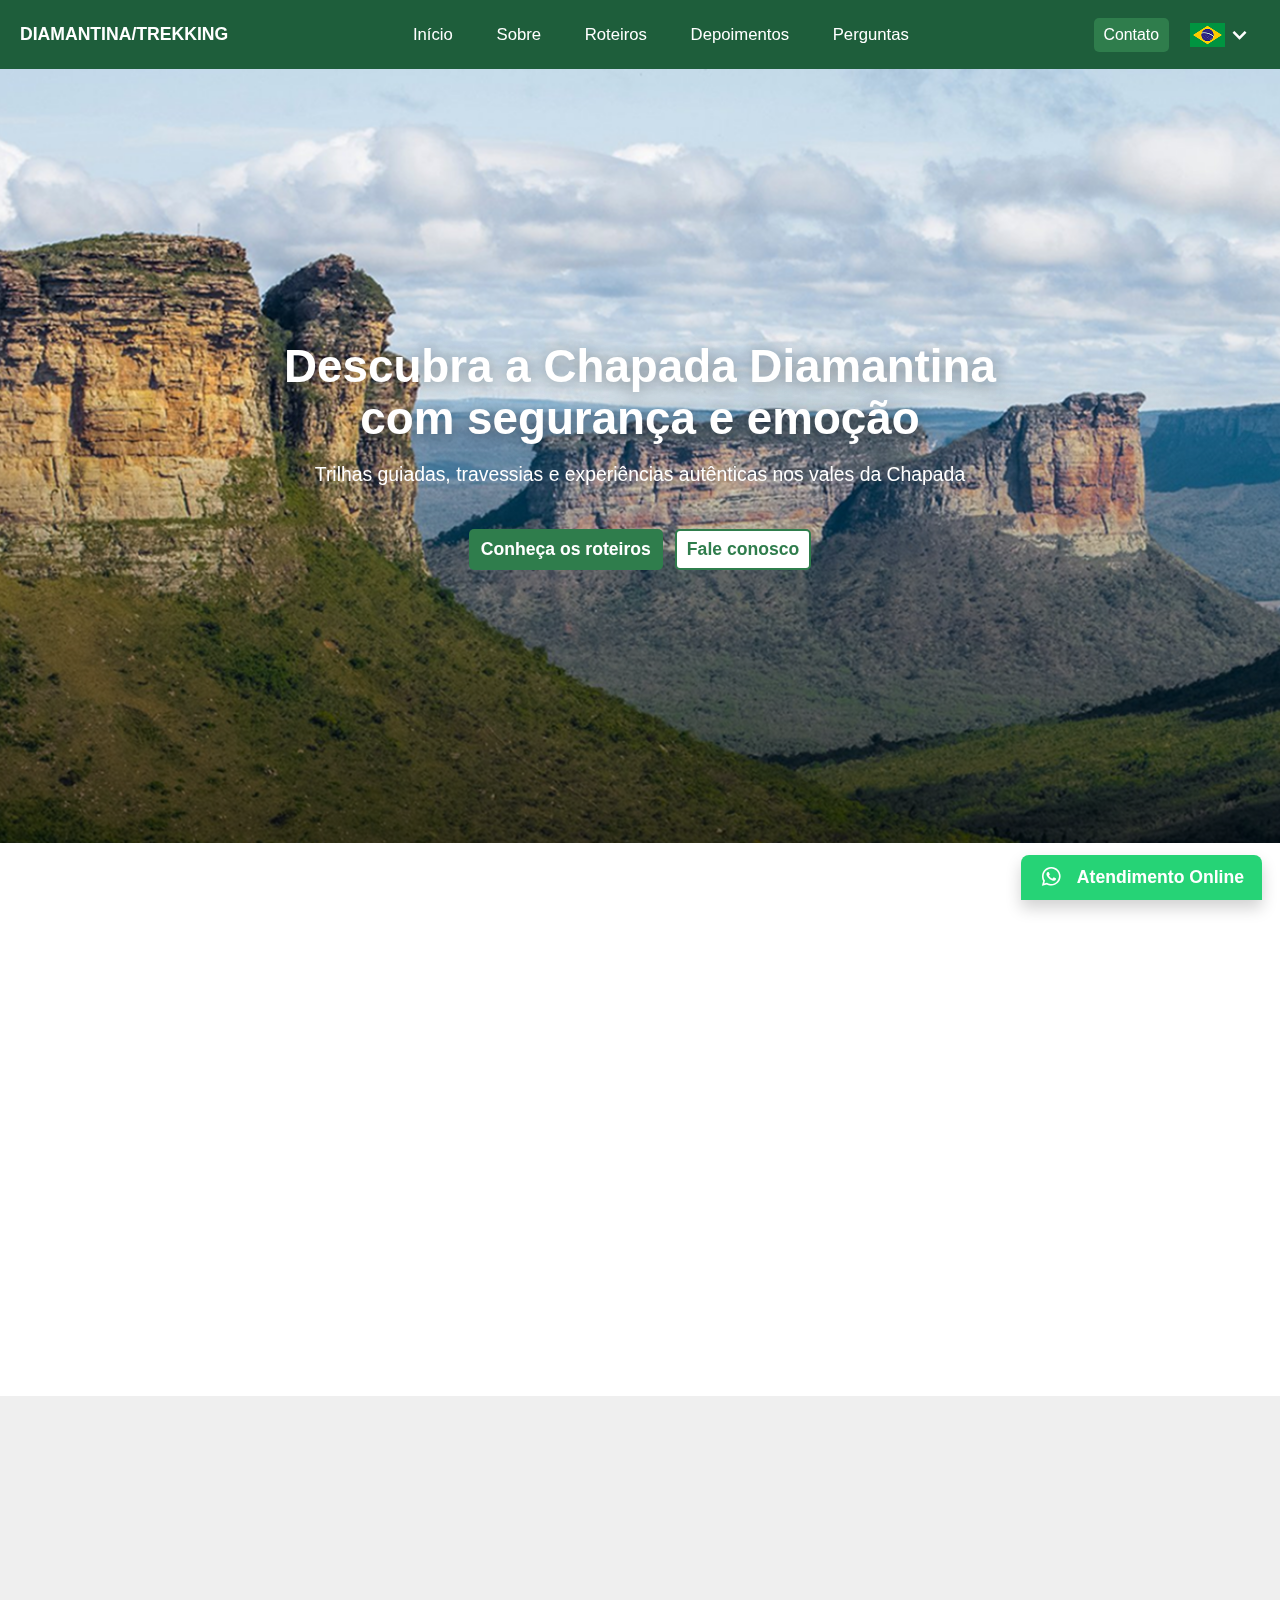
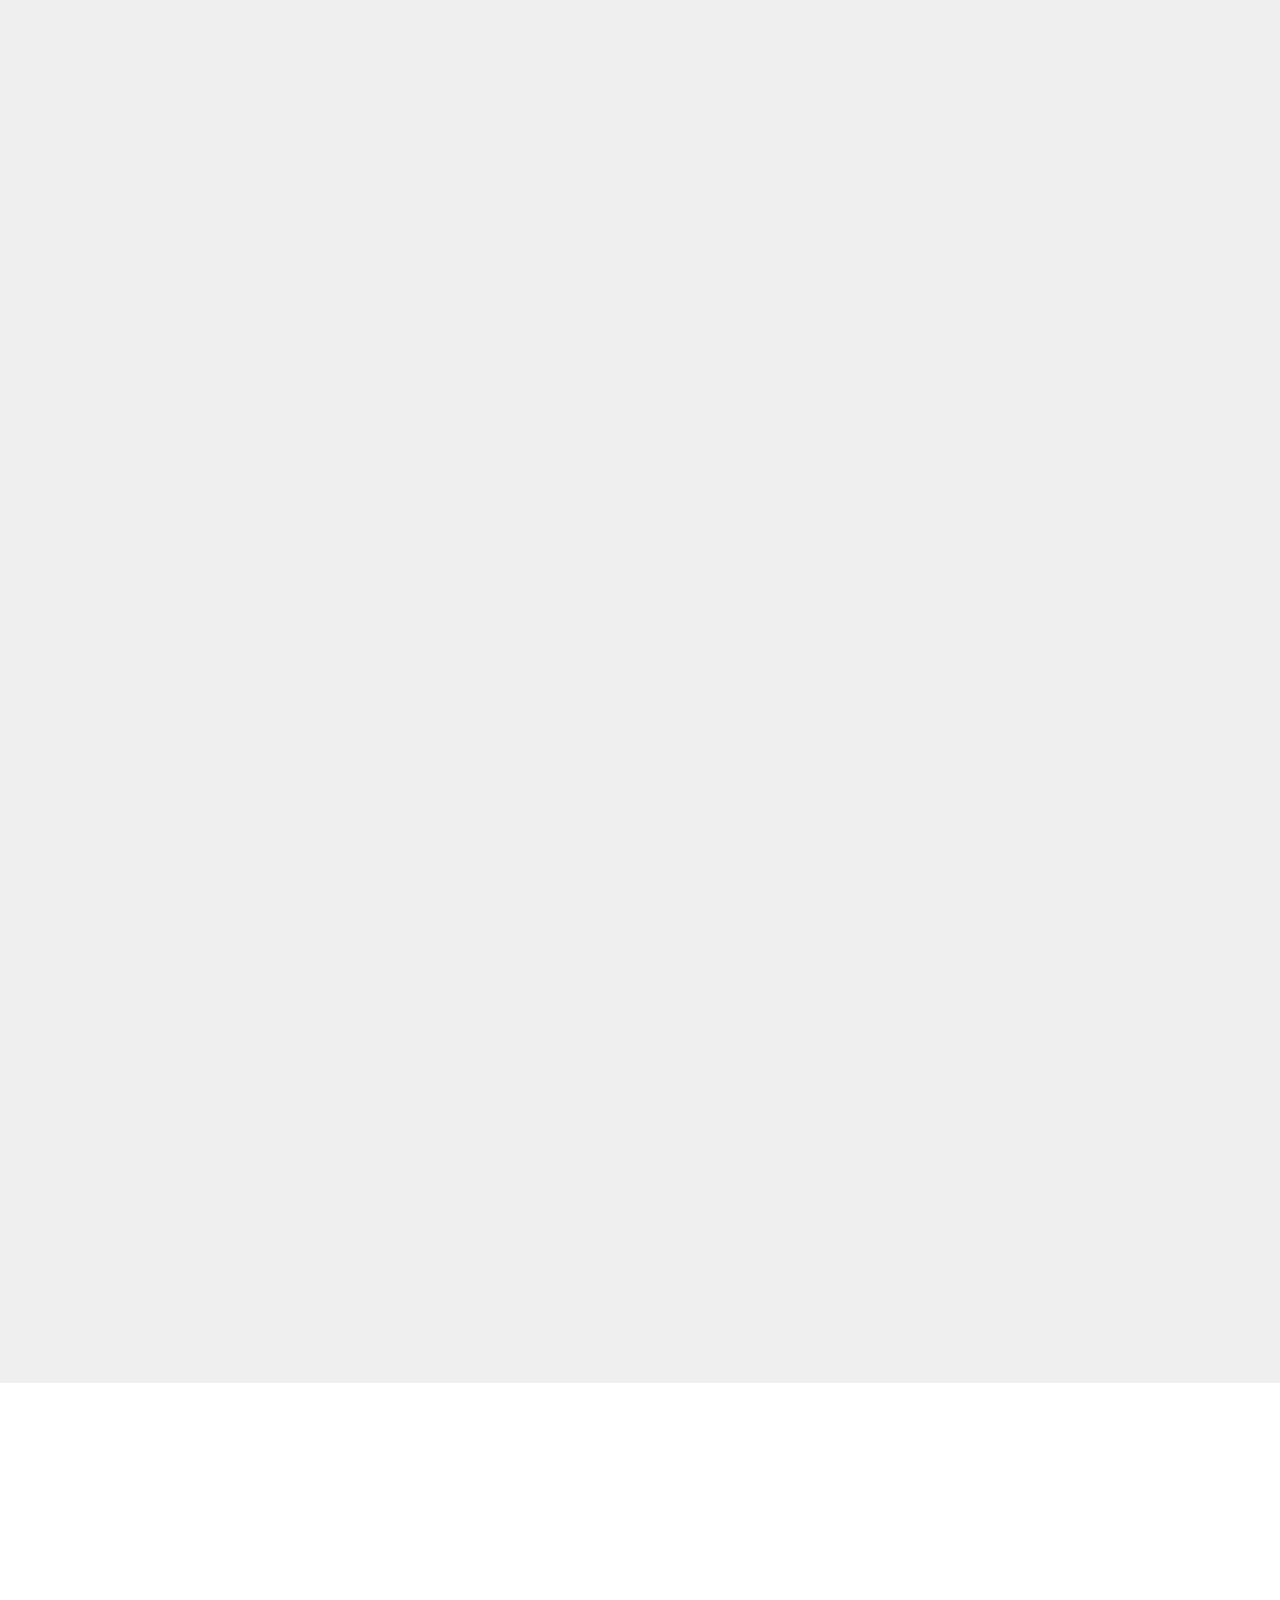
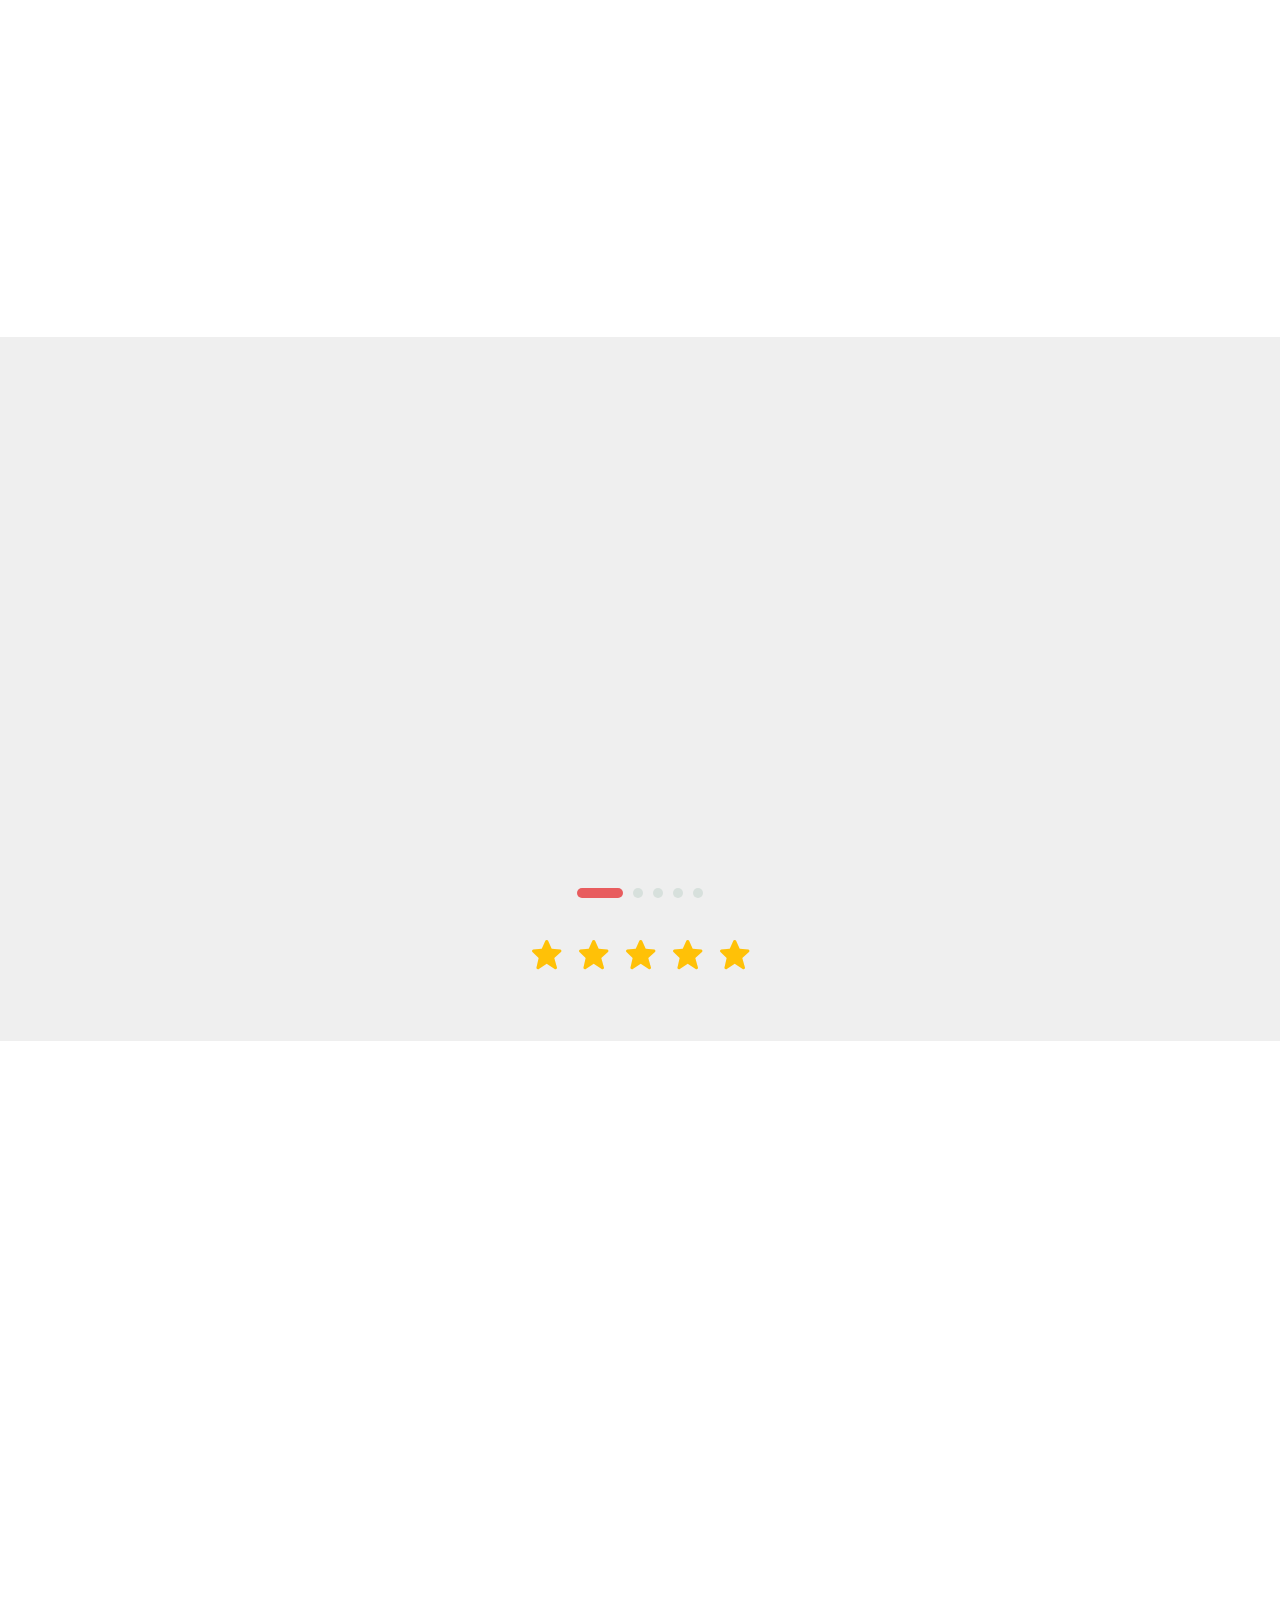
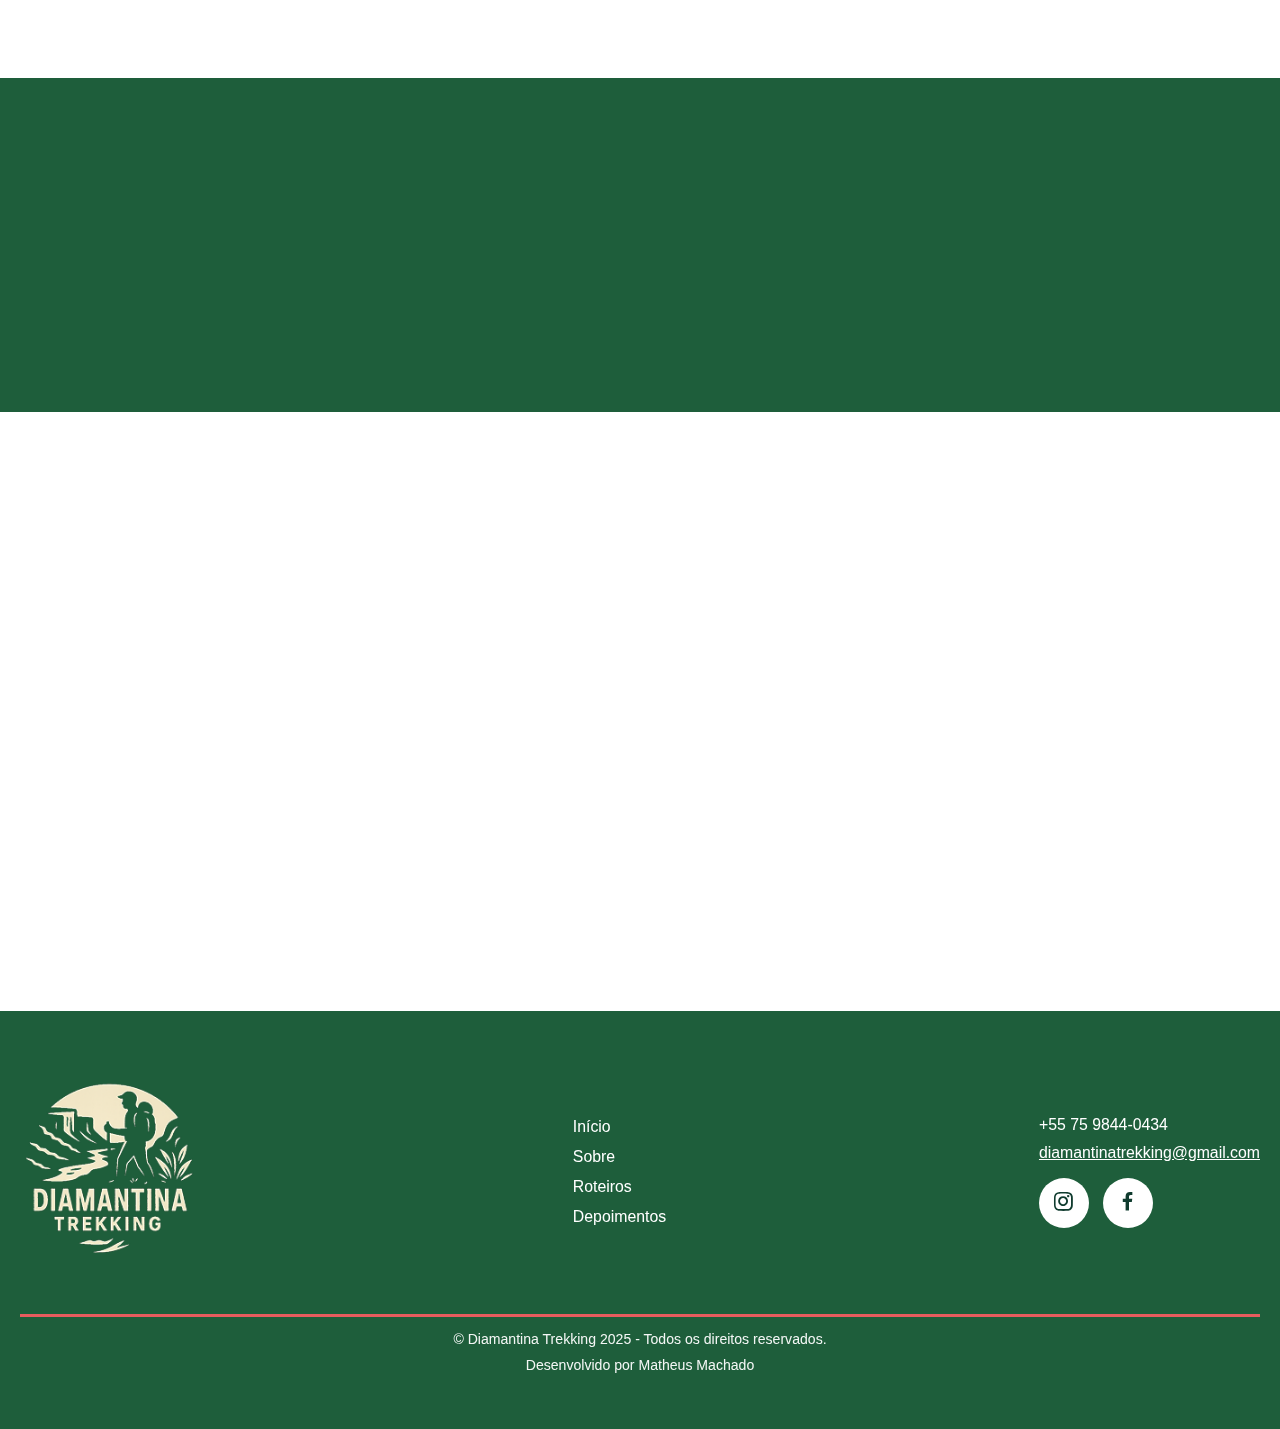
<file: index.html>
<!DOCTYPE html>
<html lang="pt-br">
<head>
	<meta charset="UTF-8">
	<meta name="viewport" content="width=device-width, initial-scale=1.0">

	<title>Trilhas na Chapada Diamantina | Diamantina Trekking</title>
	<meta name="description" content="Trilhas guiadas, travessias e experiências autênticas na Chapada Diamantina com segurança, guia local e suporte completo. Veja os roteiros.">
	<meta name="author" content="Diamantina Trekking">
	<meta name="robots" content="index,follow">

	<link rel="canonical" href="index.html">

	<meta property="og:site_name" content="Diamantina Trekking">
	<meta property="og:locale" content="pt_BR">
	<meta property="og:type" content="website">
	<meta property="og:title" content="Trilhas na Chapada Diamantina | Diamantina Trekking">
	<meta property="og:description" content="Trilhas guiadas, travessias e experiências autênticas na Chapada Diamantina com segurança, guia local e suporte completo. Veja os roteiros.">
	<meta property="og:url" content="index.html">
	<meta property="og:image" content="img/og-image-1200x630.jpg">
	<meta property="og:image:width" content="1200">
	<meta property="og:image:height" content="630">
	<meta property="og:image:alt" content="Diamantina Trekking — Chapada Diamantina">
	<meta property="og:image:type" content="image/jpeg">

	<meta name="twitter:card" content="summary_large_image">
	<meta name="twitter:title" content="Trilhas na Chapada Diamantina | Diamantina Trekking">
	<meta name="twitter:description" content="Trilhas guiadas, travessias e experiências autênticas na Chapada Diamantina com segurança, guia local e suporte completo. Veja os roteiros.">
	<meta name="twitter:image" content="img/og-image-1200x630.jpg">

	<meta name="theme-color" content="#2F7D4C">

	<link rel="icon" href="img/fav_icon.png" type="image/png">
	<link rel="apple-touch-icon" href="img/fav_icon.png">

	<link rel="stylesheet" href="css/styles.css">
	<link rel="preconnect" href="https://unpkg.com">
	<link rel="stylesheet" href="https://unpkg.com/boxicons@2.1.4/css/boxicons.min.css">
</head>
<body>
	<header id="topo" class="flex">
		<div class="container header-inner">
			<a href="#inicio" class="brand" aria-label="Diamantina Trekking - Início">
                <span class="brand-text">DIAMANTINA/TREKKING</span>
            </a>

			<button id="navToggle"
				class="nav-toggle"
				type="button"
				aria-label="Abrir menu de navegação"
				aria-controls="siteMenu"
				aria-expanded="false">
				<i class="bx bx-menu icon-menu" aria-hidden="true"></i>
				<i class="bx bx-x icon-close" aria-hidden="true"></i>
			</button>

			<nav class="site-nav" id="siteMenu">
				<div class="nav-topbar"></div>
				<ul class="flex">
					<li><a href="#inicio">Início</a></li>
					<li><a href="#guia">Sobre</a></li>
					<li><a href="#roteiros">Roteiros</a></li>
					<li><a href="#depoimentos">Depoimentos</a></li>
					<li><a href="#perguntas">Perguntas</a></li>
				</ul>
				<div class="nav-cta-slot"></div>
			</nav>

			<div class="contato-lingua flex">
				<a class="btn-contato btn" data-zap="link">Contato</a>
				<div class="lang-dropdown">
					<div id="langTrigger" class="lingua-slect flex" role="button" tabindex="0" aria-haspopup="menu" aria-expanded="false" aria-controls="langMenu" title="Selecionar idioma">
						<img src="img/flag-br.png" alt="Idioma atual: Português (BR)">
						<i class="bx bx-chevron-down lang-caret" aria-hidden="true"></i>
					</div>
					<ul id="langMenu" class="lang-menu" role="menu" aria-label="Selecionar idioma">
						<li role="none">
							<a role="menuitem" href="#" data-lang="en">
								<img src="img/flag-gb.png" alt=""> English (GB)
							</a>
						</li>
						<li role="none">
							<a role="menuitem" href="#" data-lang="fr">
								<img src="img/flag-fr.png" alt=""> Français (FR)
							</a>
						</li>
						<li role="none">
							<a role="menuitem" href="#" data-lang="pt" class="active">
								<img src="img/flag-br.png" alt=""> Português (BR)
							</a>
						</li>
					</ul>
				</div>
			</div>
		</div>

		<div id="navBackdrop" class="site-nav-backdrop" hidden></div>
	</header>

	<section id="inicio" class="inicio">
		<picture class="inicio-bg" aria-hidden="true">
			<source
				srcset="img/hero-1280.png 1280w,
						img/hero-1920.png 1920w,
						img/hero-2560.png 2560w,
						img/hero-3840.png 3840w"
				sizes="100vw"
				type="image/png">

			<img
				src="img/hero-1920.png"
				srcset="img/hero-1280.png 1280w,
						img/hero-1920.png 1920w,
						img/hero-2560.png 2560w,
						img/hero-3840.png 3840w"
				sizes="100vw"
				alt=""
				loading="eager"
				fetchpriority="high">
		</picture>

		<div class="inicio-content flex container" data-reveal="fade">
			<h1>
				Descubra a Chapada Diamantina<br>
				<span class="h1-sub">com segurança e emoção</span>
			</h1>
			<p class="inicio-lead">
				Trilhas guiadas, travessias e experiências autênticas nos vales da Chapada
			</p>
			<div class="inicio-actions flex">
				<a href="#roteiros" class="btn btn-primary">Conheça os roteiros</a>
				<a class="btn btn-ghost" data-zap="link">Fale conosco</a>
			</div>
		</div>
	</section>

	<section id="estilos" class="estilos">
		<div class="container" data-reveal="fade-zoom">
			<div class="section-title-sub">
				<h2 class="section-title">SUA AVENTURA, SEU ESTILO</h2>
				<p class="section-sub">Do passeio leve à expedição: escolha seu ritmo e a Diamantina Trekking cuida do resto</p>
			</div>

			<div class="estilos-grid">
				<article class="estilos-card">
					<img src="img/icons/familia-icon.png" alt="">
					<h3 class="estilos-card-title">PARA FAMÍLIA</h3>
					<p class="estilos-card-text">
						Passeios leves e seguros para todas as idades. Trilhas curtas, cachoeiras acessíveis e diversão garantida.
					</p>
					<a href="roteiros.html" class="btn btn-primary" aria-label="Ver roteiros leves">Ver Roteiros</a>
				</article>

				<article class="estilos-card">
					<img src="img/icons/explorador-icon.png" alt="">
					<h3 class="estilos-card-title">PURA AVENTURA</h3>
					<p class="estilos-card-text">
						Trilhas intensas, mirantes épicos e rapel. Desafios com equipe local e segurança em primeiro lugar.
					</p>
					<a href="roteiros.html?o=intenso" class="btn btn-primary" aria-label="Ver roteiros intensos">Ver Roteiros</a>
				</article>

				<article class="estilos-card">
					<div class="estilos-card-icon">
						<img src="img/icons/medalha-icon.png" alt="">
					</div>
					<h3 class="estilos-card-title">EXPERIÊNCIA PRIVATIVA</h3>
					<p class="estilos-card-text">
						Roteiro sob medida, guia exclusivo e horários flexíveis para viver a Chapada no seu próprio ritmo.
					</p>
					<a href="roteiros.html" class="btn btn-primary" aria-label="Ver todos os roteiros">Ver Roteiros</a>
				</article>
			</div>
		</div>
	</section>

	<section id="roteiros" class="roteiros">
		<div class="container" data-reveal="fade-up">
			<div class="section-title-sub" data-reveal="fade">
				<h2 class="section-title">ROTEIROS NA CHAPADA</h2>
				<p class="section-sub">Trilhas, cachoeiras e mirantes: viva a Chapada por inteiro</p>
			</div>

			<div class="roteiros-grid"></div>

			<div class="roteiros-cta">
				<a href="roteiros.html" class="btn btn-cta">Ver Todos os Roteiros</a>
			</div>
		</div>
	</section>

	<section id="guia" class="guia">
		<div class="container" data-reveal="fade-right">
			<div class="guia-grid">
				<div class="guia-copy" data-reveal="fade-right">
					<h2 class="guia-title" data-reveal="fade-left">COM QUEM VOU EXPLORAR A CHAPADA?</h2>
					<p class="guia-p">
						Você será acompanhado por Rodrigo, guia nativo que cresceu explorando as trilhas da Chapada
						Diamantina.
					</p>
					<p class="guia-p">
						Ele une conhecimento profundo do roteiro à paixão pela região, tornando sua caminhada muito mais do
						que um passeio: uma verdadeira imersão na cultura, natureza e essência da Chapada.
					</p>
					<div class="guia-social">
						<a class="guia-social-btn guia-social-btn-instagram" href="https://www.instagram.com/rodrig0015?igsh=eHc5aW92cHh1bzM0" aria-label="Instagram" target="_blank">
							<i class="bx bxl-instagram" aria-hidden="true"></i>
						</a>
						<a class="guia-social-btn guia-social-btn-facebook" href="#" aria-label="Facebook" target="_blank">
							<i class="bx bxl-facebook" aria-hidden="true"></i>
						</a>
					</div>
				</div>

				<div class="guia-media">
					<div class="guia-photo">
						<img src="img/rodrigo-guia.png" alt="Rodrigo, guia local na Chapada Diamantina">
					</div>
					<ul class="guia-stats">
						<li>
							<span class="num">+500</span>
							<span class="label">trilhas conduzidas</span>
						</li>
						<li>
							<span class="num">+10</span>
							<span class="label">anos guiando</span>
						</li>
						<li>
							<span class="num">2</span>
							<span class="label">línguas (português e inglês)</span>
						</li>
					</ul>
				</div>
			</div>
		</div>
	</section>

	<section id="depoimentos" class="depo">
		<div class="container">
			<div class="section-title-sub" data-reveal="fade-zoom">
				<h2 class="section-title">MEMÓRIAS INESQUECÍVEIS</h2>
				<p class="section-sub">Paisagens que marcam, experiências que ficam.</p>
			</div>

			<div class="depo-wrapper" data-reveal="fade-up">
				<button class="depo-nav left" aria-label="Anterior">
					<i class="bx bx-chevron-left" aria-hidden="true"></i>
				</button>

				<div class="depo-viewport">
					<ul class="depo-track">
						<li class="depo-card">
							<div class="depo-card-head">
								<h3>Matheus Machado</h3>
								<time datetime="2025-09-20">20/09/2025</time>
							</div>
							<p>
								Nossa, foi incrível! A Chapada Diamantina superou todas as expectativas.
								Atendimento perfeito, já indiquei pra vários amigos e quero voltar em breve!
							</p>
						</li>

						<li class="depo-card">
							<div class="depo-card-head">
								<h3>Larissa Nogueira</h3>
								<time datetime="2025-08-12">12/08/2025</time>
							</div>
							<p>
								Guias excelentes, trilhas seguras e paisagens únicas. Experiência completa do início ao fim!
							</p>
						</li>

						<li class="depo-card">
							<div class="depo-card-head">
								<h3>Felipe Souza</h3>
								<time datetime="2025-07-03">03/07/2025</time>
							</div>
							<p>
								Organização impecável. O pôr do sol no Pai Inácio foi algo que nunca vou esquecer!
							</p>
						</li>

						<li class="depo-card">
							<div class="depo-card-head">
								<h3>Ana Paula</h3>
								<time datetime="2025-06-18">18/06/2025</time>
							</div>
							<p>
								Roteiro privativo sob medida, deu pra curtir no nosso ritmo. Recomendo demais!
							</p>
						</li>

						<li class="depo-card">
							<div class="depo-card-head">
								<h3>João Victor</h3>
								<time datetime="2025-05-10">10/05/2025</time>
							</div>
							<p>
								Equipe muito atenciosa e preparada. Já planejando a próxima travessia!
							</p>
						</li>

						<li class="depo-card">
							<div class="depo-card-head">
								<h3>Bruna Ferreira</h3>
								<time datetime="2025-04-22">22/04/2025</time>
							</div>
							<p>
								Experiência autêntica, com muita história e natureza. Vale cada minuto.
							</p>
						</li>
					</ul>
				</div>

				<button class="depo-nav right" aria-label="Próximo">
					<i class="bx bx-chevron-right" aria-hidden="true"></i>
				</button>
			</div>

			<div class="depo-dots" aria-label="Paginação de depoimentos"></div>

			<div class="depo-stars" aria-hidden="true">
				<i class="bx bxs-star"></i>
				<i class="bx bxs-star"></i>
				<i class="bx bxs-star"></i>
				<i class="bx bxs-star"></i>
				<i class="bx bxs-star"></i>
			</div>
		</div>
	</section>

	<section id="roteiro-destaque" class="rd">
		<div class="container" data-reveal="fade-up">
			<div class="rd-grid">
				<div class="rd-media">
					<div class="rd-viewport">
						<ul class="rd-track"></ul>
					</div>

					<div class="depo-dots rd-dots" aria-label="Navegação do carrossel"></div>
					
					<div class="rd-share rd-sharebar">
						<p class="rd-sharecopy">Curtiu o roteiro? Compartilha essa jornada com alguém especial!</p>
						<div class="rd-share">
							<a class="rd-share-btn rd-share-btn-wa" href="#" aria-label="Compartilhar por WhatsApp">
								<i class="bx bxl-whatsapp" aria-hidden="true"></i>
							</a>
							<a class="rd-share-btn rd-share-btn-link" href="#" aria-label="Copiar link">
								<i class="bx bx-link-alt" aria-hidden="true"></i>
							</a>
						</div>
					</div>
				</div>

				<div class="rd-copy">
					<h2 class="rd-title">MARIMBUS E RONCADOR</h2>
					<p class="rd-text">Um dia inteiro de aventura na Chapada!</p>
					<a href="#" class="btn btn-cta rd-cta">Quero viver essa aventura</a>
				</div>
			</div>
		</div>
	</section>
	
	<section id="politicas" class="ppc" aria-labelledby="ppc-title">
		<div class="container" data-reveal="fade-blur">
			<div class="ppc-grid">
				<h2 id="ppc-title" class="ppc-title">Políticas de pagamento<br>e cancelamento:</h2>
				<ul class="ppc-list">
					<li>
						<i class="bx bx-check"></i>
						<span>30% do valor total via PIX ou transferência e o restante no 1º dia de roteiro;</span>
					</li>
					<li>
						<i class="bx bx-check"></i>
						<span>Parcelamento no PIX: uma parcela a cada mês até a data da viagem;</span>
					</li>
					<li>
						<i class="bx bx-check"></i>
						<span>Cartão de crédito ou débito à vista sem juros;</span>
					</li>
					<li>
						<i class="bx bx-check"></i>
						<span>Parcelamento no cartão de crédito com juros (consultar);</span>
					</li>
					<li>
						<i class="bx bx-check"></i>
						<span>Em caso de cancelamento, os 30% da reserva não são reembolsáveis.</span>
					</li>
				</ul>
			</div>
		</div>
	</section>

	<section id="perguntas" class="faq" data-reveal="fade-down">
		<div class="container">
			<div class="section-title-sub">
				<h2 class="section-title faq-heading">PERGUNTAS FREQUENTES</h2>
				<p class="section-sub">Tirando todas as suas dúvidas</p>
			</div>

			<ul class="faq-list">
				<li class="faq-item">
					<button class="faq-q" type="button" aria-expanded="false">
						<span class="faq-q-text">Precisa ser muito bem condicionado para fazer esse roteiro? quem pode fazer?</span>
						<i class="bx bx-plus" aria-hidden="true"></i>
					</button>
					<div class="faq-a">
						<p>Não precisa ser nenhum atleta. Pedimos apenas que você seja ativo fisicamente, pratique atividades com alguma regularidade e curta natureza e caminhada. Em alguns dias podemos fazer até 18km, mas sempre no seu ritmo e com apoio do guia.</p>
					</div>
				</li>

				<li class="faq-item">
					<button class="faq-q" type="button" aria-expanded="false">
						<span class="faq-q-text">O que está incluso no valor do roteiro?</span>
						<i class="bx bx-plus" aria-hidden="true"></i>
					</button>
					<div class="faq-a">
						<p>Guias credenciados, transporte durante o roteiro, taxas de acesso, equipamentos de segurança quando necessário e seguro aventura. Alimentação conforme cada roteiro.</p>
					</div>
				</li>

				<li class="faq-item">
					<button class="faq-q" type="button" aria-expanded="false">
						<span class="faq-q-text">Posso fazer o passeio em formato privativo?</span>
						<i class="bx bx-plus" aria-hidden="true"></i>
					</button>
					<div class="faq-a">
						<p>Sim. Temos experiências privativas com horários flexíveis e ajustes de ritmo. É só avisar no contato que montamos tudo sob medida.</p>
					</div>
				</li>

				<li class="faq-item">
					<button class="faq-q" type="button" aria-expanded="false">
						<span class="faq-q-text">Como funciona o cancelamento e reembolso?</span>
						<i class="bx bx-plus" aria-hidden="true"></i>
					</button>
					<div class="faq-a">
						<p>Em caso de cancelamento, a taxa de reserva de 30% não é reembolsável. O restante segue nossa política informada no momento da contratação.</p>
					</div>
				</li>

				<li class="faq-item">
					<button class="faq-q" type="button" aria-expanded="false">
						<span class="faq-q-text">Quais itens essenciais devo levar?</span>
						<i class="bx bx-plus" aria-hidden="true"></i>
					</button>
					<div class="faq-a">
						<p>Tênis ou bota adequada, garrafa de água, protetor solar, chapéu/boné e um corta-vento leve. A lista completa é enviada após a reserva.</p>
					</div>
				</li>
			</ul>
		</div>
	</section>

	<footer class="site-footer">
		<div class="container foot-grid">
			<div class="foot-brand">
				<img src="img/logo-footer.png" alt="Diamantina Trekking">
			</div>

			<nav class="foot-nav" aria-label="Links do site">
				<ul>
					<li><a href="#inicio">Início</a></li>
					<li><a href="#guia">Sobre</a></li>
					<li><a href="#roteiros">Roteiros</a></li>
					<li><a href="#depoimentos">Depoimentos</a></li>
				</ul>
			</nav>

			<div class="foot-contacts">
				<a class="foot-tel" data-zap="link">+55 75 9844-0434</a>
				<a class="foot-mail" href="mailto:diamantinatrekking@gmail.com">diamantinatrekking@gmail.com</a>

				<div class="foot-social">
					<a class="ft-social-btn ft-social-btn-instagram" href="https://www.instagram.com/rodrig0015?igsh=eHc5aW92cHh1bzM0" aria-label="Instagram" target="_blank">
						<i class="bx bxl-instagram" aria-hidden="true"></i>
					</a>
					<a class="ft-social-btn ft-social-btn-facebook" href="#" aria-label="Facebook" target="_blank">
						<i class="bx bxl-facebook" aria-hidden="true"></i>
					</a>
				</div>
			</div>
		</div>

		<div class="container foot-bottom">
			<hr class="foot-sep">
			<p class="foot-copy">© Diamantina Trekking 2025 - Todos os direitos reservados.</p>
			<p class="foot-author">Desenvolvido por <a href="https://matheus-machado-dev.com.br/">Matheus Machado</a></p>
		</div>
	</footer>

	<a href="https://wa.me/557598440434"
		class="zap-float" target="_blank" rel="noopener"
		aria-label="Atendimento Online pelo WhatsApp">
		<i class="bx bxl-whatsapp zap-float-icon" aria-hidden="true"></i>
		<span class="zap-float-label">Atendimento Online</span>
	</a>

	<script type="module">
		import './script/i18n.boot.js'
	</script>
</body>
</html>
</file>
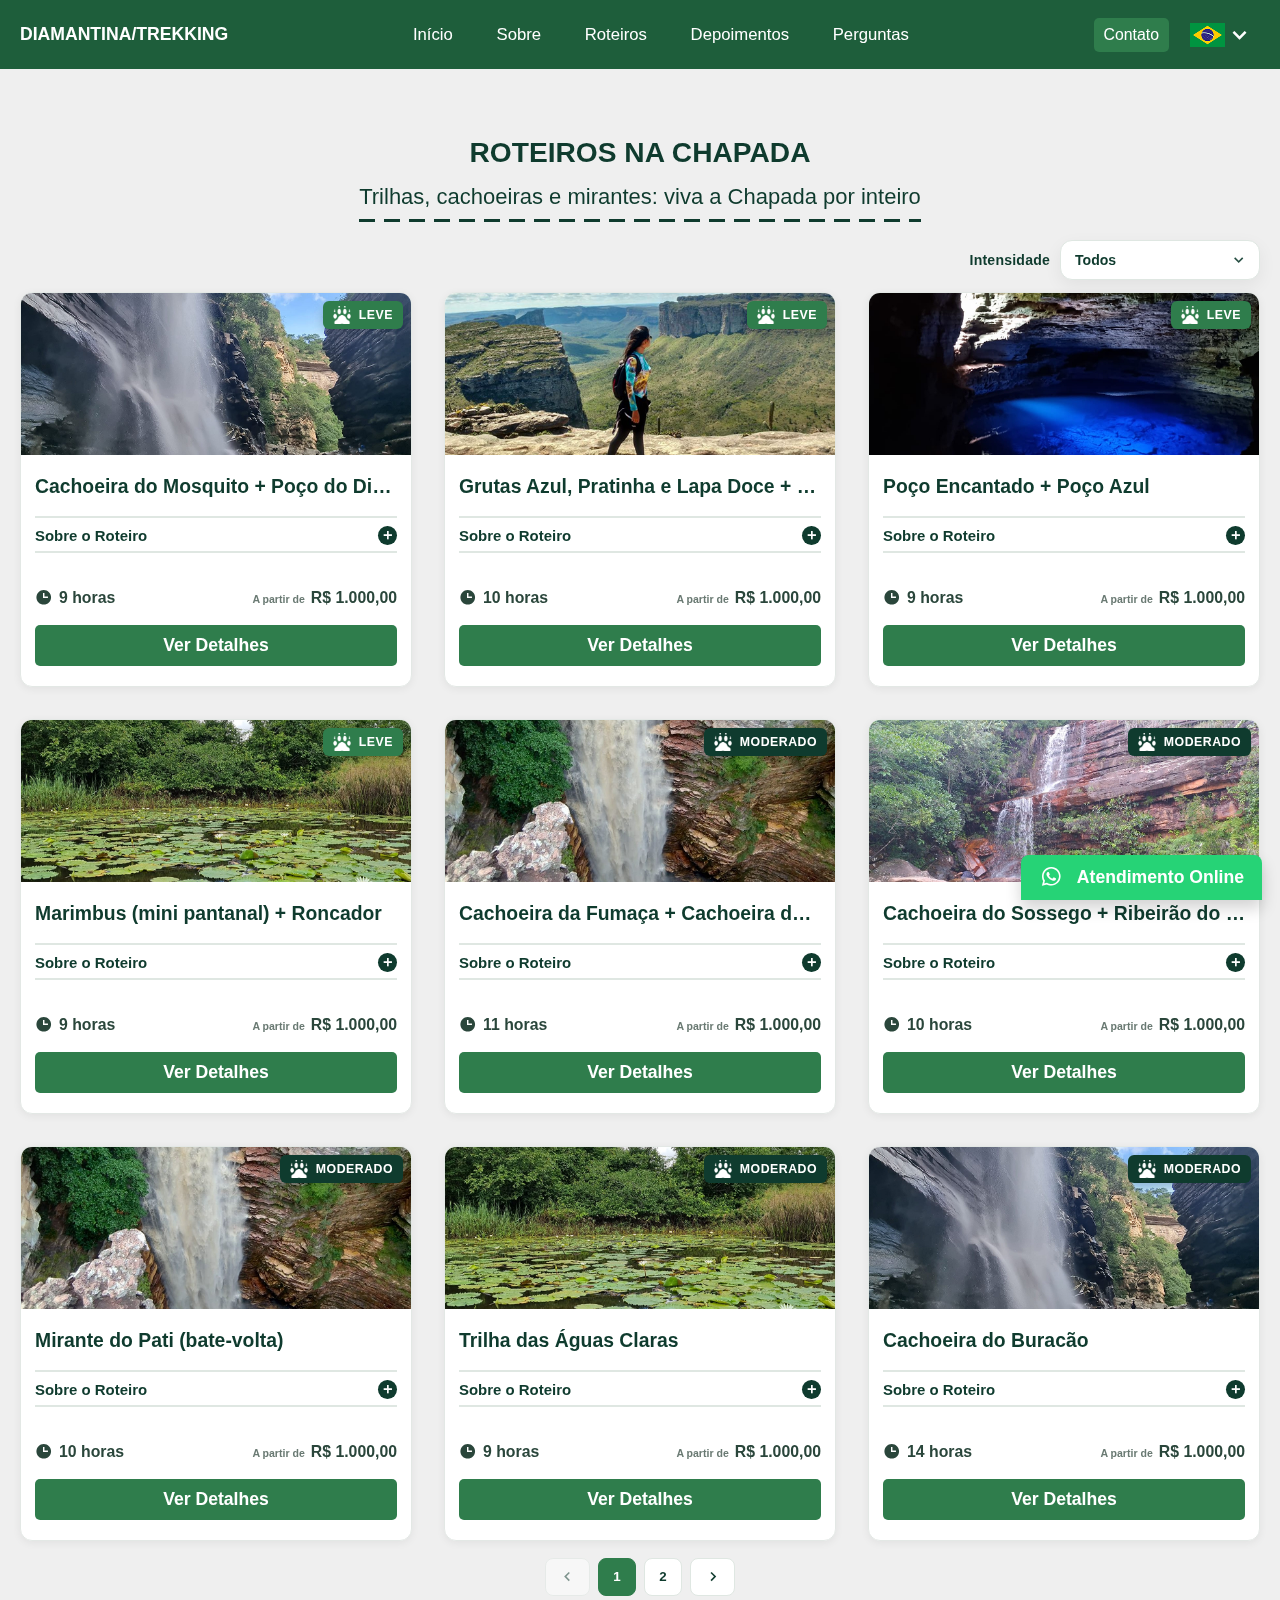
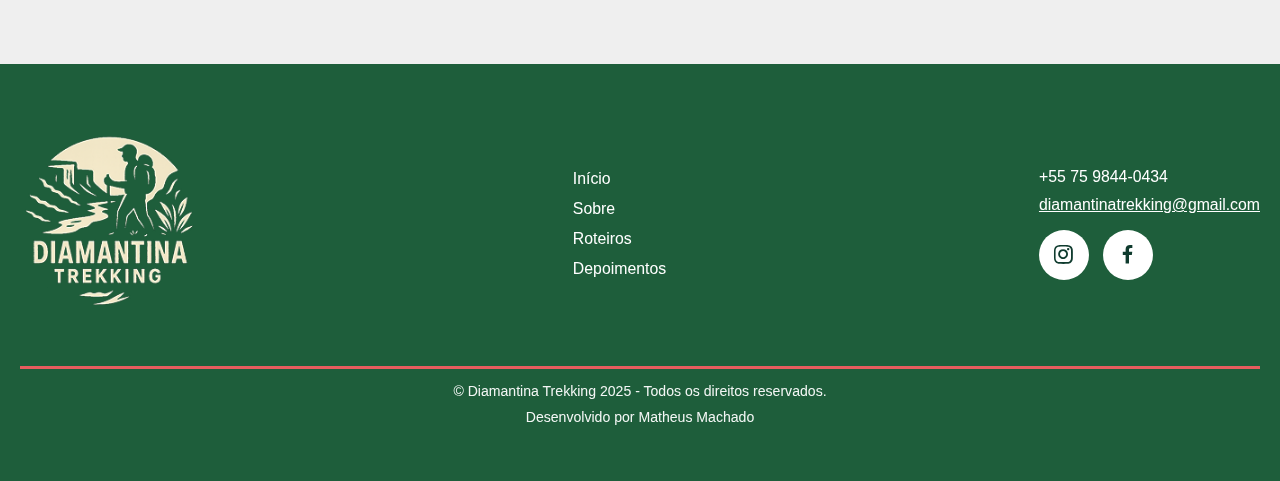
<file: roteiro-detalhe.html>
<!DOCTYPE html>
<html lang="pt-br">
<head>
	<meta charset="UTF-8" />
	<meta name="viewport" content="width=device-width, initial-scale=1.0"/>

	<title>Roteiro | Diamantina Trekking</title>
	<meta name="description" content="Detalhes do roteiro na Chapada Diamantina: duração, intensidade, imagens e valores. Fale conosco e reserve."/>
	<meta name="author" content="Diamantina Trekking"/>
	<meta name="robots" content="index,follow"/>

	<link rel="canonical" href="roteiro-detalhe.html"/>

	<meta property="og:site_name" content="Diamantina Trekking"/>
	<meta property="og:locale" content="pt_BR"/>
	<meta property="og:type" content="website"/>
	<meta property="og:title" content="Roteiro | Diamantina Trekking"/>
	<meta property="og:description" content="Detalhes do roteiro na Chapada Diamantina: duração, intensidade, imagens e valores. Fale conosco e reserve."/>
	<meta property="og:url" content="roteiro-detalhe.html"/>
	<meta property="og:image" content="img/og-image-1200x630.jpg"/>
	<meta property="og:image:width" content="1200"/>
	<meta property="og:image:height" content="630"/>
	<meta property="og:image:alt" content="Diamantina Trekking — Chapada Diamantina"/>
	<meta property="og:image:type" content="image/jpeg"/>

	<meta name="twitter:card" content="summary_large_image"/>
	<meta name="twitter:title" content="Roteiro | Diamantina Trekking"/>
	<meta name="twitter:description" content="Detalhes do roteiro na Chapada Diamantina: duração, intensidade, imagens e valores. Fale conosco e reserve."/>
	<meta name="twitter:image" content="img/og-image-1200x630.jpg"/>

	<meta name="theme-color" content="#2F7D4C"/>

	<link rel="icon" href="img/fav_icon.png" type="image/png"/>
	<link rel="apple-touch-icon" href="img/fav_icon.png"/>

	<link rel="stylesheet" href="css/styles.css">
	<link rel="stylesheet" href="css/roteiro-detalhe.css">
	<link rel="preconnect" href="https://unpkg.com">
	<link rel="stylesheet" href="https://unpkg.com/boxicons@2.1.4/css/boxicons.min.css">
</head>
<body>
	<header id="topo" class="flex">
		<div class="container header-inner">
			<a href="index.html#inicio" class="brand" aria-label="Diamantina Trekking - Início">
				<span class="brand-text">DIAMANTINA/TREKKING</span>
			</a>
			<button id="navToggle" class="nav-toggle" type="button" aria-label="Abrir menu de navegação" aria-controls="siteMenu" aria-expanded="false">
				<i class="bx bx-menu icon-menu" aria-hidden="true"></i>
				<i class="bx bx-x icon-close" aria-hidden="true"></i>
			</button>
			<nav class="site-nav" id="siteMenu">
				<div class="nav-topbar"></div>
				<ul class="flex">
					<li><a href="index.html#inicio">Início</a></li>
					<li><a href="index.html#guia">Sobre</a></li>
					<li><a href="roteiros.html">Roteiros</a></li>
					<li><a href="index.html#depoimentos">Depoimentos</a></li>
					<li><a href="index.html#perguntas">Perguntas</a></li>
				</ul>
				<div class="nav-cta-slot"></div>
			</nav>
			<div class="contato-lingua flex">
				<a class="btn-contato btn" data-zap="link">Contato</a>
				<div class="lang-dropdown">
					<div id="langTrigger" class="lingua-slect flex" role="button" tabindex="0" aria-haspopup="menu" aria-expanded="false" aria-controls="langMenu" title="Selecionar idioma">
						<img src="img/flag-br.png" alt="Idioma atual: Português (BR)">
						<i class="bx bx-chevron-down lang-caret" aria-hidden="true"></i>
					</div>
					<ul id="langMenu" class="lang-menu" role="menu" aria-label="Selecionar idioma">
						<li role="none"><a role="menuitem" href="#" data-lang="en"><img src="img/flag-gb.png" alt=""> English (GB)</a></li>
						<li role="none"><a role="menuitem" href="#" data-lang="fr"><img src="img/flag-fr.png" alt=""> Français (FR)</a></li>
						<li role="none"><a role="menuitem" href="#" data-lang="pt" class="active"><img src="img/flag-br.png" alt=""> Português (BR)</a></li>
					</ul>
				</div>
			</div>
		</div>
		<div id="navBackdrop" class="site-nav-backdrop" hidden></div>
	</header>

	<main>
		<section class="rp">
			<div class="container rp-container" data-reveal="fade-up">
				<div id="rpGrid" class="rp-grid" data-days="1" data-price="1000" data-intensidade="leve">
					<div class="rp-gallery">
						<div id="galeriaRoteiro" class="gal">
							<div class="gal-viewport">
								<div class="gal-track"></div>
							</div>
							<div class="gal-thumbs-row">
								<button class="gal-arrow gal-prev" type="button" aria-label="Anterior">
									<i class="bx bx-chevron-left" aria-hidden="true"></i>
								</button>
								<div class="gal-thumbs-viewport">
									<div class="gal-thumbs"></div>
								</div>
								<button class="gal-arrow gal-next" type="button" aria-label="Próxima">
									<i class="bx bx-chevron-right" aria-hidden="true"></i>
								</button>
							</div>
						</div>

						<div class="rp-sharebar rd-sharebar">
							<p class="rd-sharecopy">Curtiu o roteiro? Compartilha essa jornada com alguém especial!</p>
							<div class="rd-share">
								<a class="rd-share-btn rd-share-btn-wa" href="#" aria-label="Compartilhar por WhatsApp">
									<i class="bx bxl-whatsapp" aria-hidden="true"></i>
								</a>
								<a class="rd-share-btn rd-share-btn-link" href="#" aria-label="Copiar link">
									<i class="bx bx-link-alt" aria-hidden="true"></i>
								</a>
							</div>
						</div>

						<button id="rpDescBtn" class="btn btn-ghost rp-desc-btn" type="button">
							<i class="bx bxs-book" aria-hidden="true"></i> Ler Descrição
						</button>
					</div>

					<aside class="rp-side">
						<h1 class="rp-title">Morro do Pai Inácio - Pôr do Sol</h1>
						<p class="rp-lead">Viva o pôr do sol mais famoso da Chapada Diamantina no Morro do Pai Inácio. Uma subida curta e panorâmica revela chapadões a perder de vista e um mar de vales dourados pela luz da tarde. Uma experiência inesquecível e acessível, ideal para todas as idades.</p>
						<div class="rp-meta">
							<span class="rp-days"><i class="bxrds bxs-clock-4" aria-hidden="true"></i> <b>-</b></span>
							<span class="rp-price"><small>A partir de</small> <b>R$ 1.000,00</b></span>
						</div>

						<div class="rp-field">
							<label class="rp-label">Início e término</label>
							<div class="rp-range" role="group" aria-label="Início e término">
								<button id="rpStartBtn" class="rp-range-seg rp-range-start" type="button">
									<i class="bx bxs-calendar-alt" aria-hidden="true"></i>
									<span id="rpStartText">dd/mm/aaaa</span>
								</button>
								<span class="rp-range-sep" aria-hidden="true"></span>
								<button id="rpEndBtn" class="rp-range-seg rp-range-end" type="button">
									<span id="rpEndText">dd/mm/aaaa</span>
								</button>
								<input id="rpStart" type="hidden" aria-hidden="true">
								<input id="rpEnd" type="hidden" aria-hidden="true">
							</div>
						</div>

						<div class="rp-field rp-people">
							<div id="rpPeopleBox" class="rp-people-box">
								<button id="rpPeopleToggle" class="rp-people-headbtn" type="button" aria-expanded="false" aria-controls="rpPeoplePanel">
									<span class="rp-people-head">
										<span class="rp-people-text">
											<i class="bx bxs-user" aria-hidden="true"></i>
											<span class="rp-people-title">QUANTIDADE DE PESSOAS</span>
										</span>
										<span class="rp-people-sub" id="rpPeopleLabel">Selecione</span>
									</span>
									<i class="bx bx-chevron-down rp-caret" aria-hidden="true"></i>
								</button>

								<div id="rpPeoplePanel" class="rp-people-content" hidden>
									<div class="rp-people-inner">
										<div class="rp-people-row">
											<div class="rp-c-info">
												<div class="rp-c-title">Pessoa</div>
												<div class="rp-c-sub">(De 05 a 90 anos)</div>
											</div>
											<div class="rp-people-price"><b id="rpPeoplePrice">R$ 1.000,00</b><span id="rpPeopleOff" class="rp-people-off" title="" style="display:none"></span></div>
										</div>
										<div class="rp-stepper" role="group" aria-label="Quantidade">
											<button id="rpMinus" class="rp-step" type="button" aria-label="Diminuir">
												<i class="bx bx-minus" aria-hidden="true"></i>
											</button>
											<input id="rpQty" class="rp-qty" type="text" inputmode="numeric" value="0" aria-label="Quantidade" />
											<button id="rpPlus" class="rp-step" type="button" aria-label="Aumentar">
												<i class="bx bx-plus" aria-hidden="true"></i>
											</button>
										</div>
									</div>
								</div>
							</div>
						</div>

						<button id="rpSubmit" class="btn btn-cta rp-cta" type="button" disabled>Selecione data e quantidade de pessoas</button>
						<div class="rp-subtotal btn">Subtotal: <b id="rpSubtotal">R$ 0,00</b></div>
					</aside>
				</div>

				<div class="rp-incluso">
					<h2 class="rp-subtitle">O que está incluso</h2>
					<ul class="rp-inc-list">
						<li>
							<img src="img/icons/pickup-icon.png" alt="">
							<div><b>Saída Direto da Sua Hospedagem</b><span>Vamos te buscar onde estiver hospedado(a) em Lençóis.</span></div>
						</li>
						<li>
							<img src="img/icons/meal-icon.png" alt="">
							<div><b>Refeição no Roteiro</b><span>Inclui almoço ou lance, de acordo com a programação.</span></div>
						</li>
						<li>
							<img src="img/icons/ticket-icon.png" alt="">
							<div><b>Taxas de Entrada Inclusas</b><span>Ingressos e autorizações quando aplicável.</span></div>
						</li>
						<li>
							<img src="img/icons/guide-icon.png" alt="">
							<div><b>Guia Local Experiente</b><span>Condutor credenciado, segurança e interpretação ambiental.</span></div>
						</li>
					</ul>
				</div>

				<article class="rp-about">
					<h2 class="rp-subtitle">Sobre a atividade</h2>
					<p class="rp-preview">
						Viva o pôr do sol mais famoso da Chapada Diamantina no Morro do Pai Inácio. Uma subida curta e panorâmica revela chapadões a perder de vista e um mar de vales dourados pela luz da tarde. Uma experiência inesquecível e acessível, ideal para todas as idades.
					</p>
					<button id="rpSeeMore" class="rp-see-more" type="button" aria-expanded="false">Ver mais <i class="bx bx-chevron-down"></i></button>
					<div id="rpDesc" class="rp-desc" hidden>
						<div class="rp-desc-inner"></div>
						<button id="rpSeeLess" class="rp-see-more up" type="button">Ver menos <i class="bx bx-chevron-up"></i></button>
					</div>
				</article>

				<div class="rp-more">
					<div class="rp-more-head">
						<h2 class="rp-subtitle">Mais aventuras para explorar</h2>
						<div class="rp-more-arrows">
							<button type="button" class="rm-arrow" id="rmPrev" aria-label="Anterior"><i class="bx bx-chevron-left"></i></button>
							<button type="button" class="rm-arrow" id="rmNext" aria-label="Próximo"><i class="bx bx-chevron-right"></i></button>
						</div>
					</div>

					<div class="roteiros-grid" id="carrosselRoteiros"></div>
				</div>

			</div>
		</section>
	</main>

	<footer class="site-footer">
		<div class="container foot-grid">
			<div class="foot-brand"><img src="img/logo-footer.png" alt="Diamantina Trekking"></div>
			<nav class="foot-nav" aria-label="Links do site">
				<ul>
					<li><a href="index.html#inicio">Início</a></li>
					<li><a href="index.html#guia">Sobre</a></li>
					<li><a href="roteiros.html">Roteiros</a></li>
					<li><a href="index.html#depoimentos">Depoimentos</a></li>
				</ul>
			</nav>
			<div class="foot-contacts">
				<a class="foot-tel" data-zap="link">+55 75 9844-0434</a>
				<a class="foot-mail" href="mailto:diamantinatrekking@gmail.com">diamantinatrekking@gmail.com</a>
				<div class="foot-social">
					<a class="ft-social-btn ft-social-btn-instagram" href="https://www.instagram.com/rodrig0015?igsh=eHc5aW92cHh1bzM0" aria-label="Instagram" target="_blank">
						<i class="bx bxl-instagram" aria-hidden="true"></i>
					</a>
					<a class="ft-social-btn ft-social-btn-facebook" href="#" aria-label="Facebook" target="_blank">
						<i class="bx bxl-facebook" aria-hidden="true"></i>
					</a>
				</div>
			</div>
		</div>
		<div class="container foot-bottom">
			<hr class="foot-sep">
			<p class="foot-copy">© Diamantina Trekking 2025 - Todos os direitos reservados.</p>
			<p class="foot-author">Desenvolvido por Matheus Machado</p>
		</div>
	</footer>

	<a href="https://wa.me/557598440434" class="zap-float" target="_blank" rel="noopener" aria-label="Atendimento Online pelo WhatsApp">
		<i class="bx bxl-whatsapp zap-float-icon" aria-hidden="true"></i>
		<span class="zap-float-label">Atendimento Online</span>
	</a>

	<div id="drpBackdrop" class="drp-backdrop" hidden></div>
	<div id="drpModal" class="drp-modal" hidden role="dialog" aria-modal="true" aria-labelledby="drpTitle">
		<div class="drp-head">
			<h3 id="drpTitle" class="drp-title">Início e término</h3>
			<div class="drp-tabs" role="group" aria-label="Entrada de datas">
				<label class="drp-tab" id="drpTabStart">
					<span class="drp-tab-label">Início</span>
					<input id="drpInputStart" class="drp-input" type="text" inputmode="numeric" placeholder="dd/mm/aaaa" aria-label="Data de início">
				</label>
				<label class="drp-tab" id="drpTabEnd">
					<span class="drp-tab-label">Término</span>
					<input id="drpInputEnd" class="drp-input" type="text" inputmode="numeric" placeholder="dd/mm/aaaa" aria-label="Data de término">
				</label>
			</div>
		</div>

		<hr class="drp-sep">

		<div class="drp-calwrap">
			<button class="drp-nav drp-prev" type="button" aria-label="Mês anterior"><i class="bx bx-chevron-left"></i></button>
			<div class="drp-months" id="drpMonths"></div>
			<button class="drp-nav drp-next" type="button" aria-label="Próximo mês"><i class="bx bx-chevron-right"></i></button>
		</div>

		<div class="drp-actions">
			<button class="btn drp-clear" type="button" id="drpClear">Limpar</button>
			<button class="btn drp-apply" type="button" id="drpApply" disabled>Concluído</button>
		</div>
	</div>

	<script type="module">
		import './script/i18n.boot.js'
	</script>
</body>
</html>
</file>
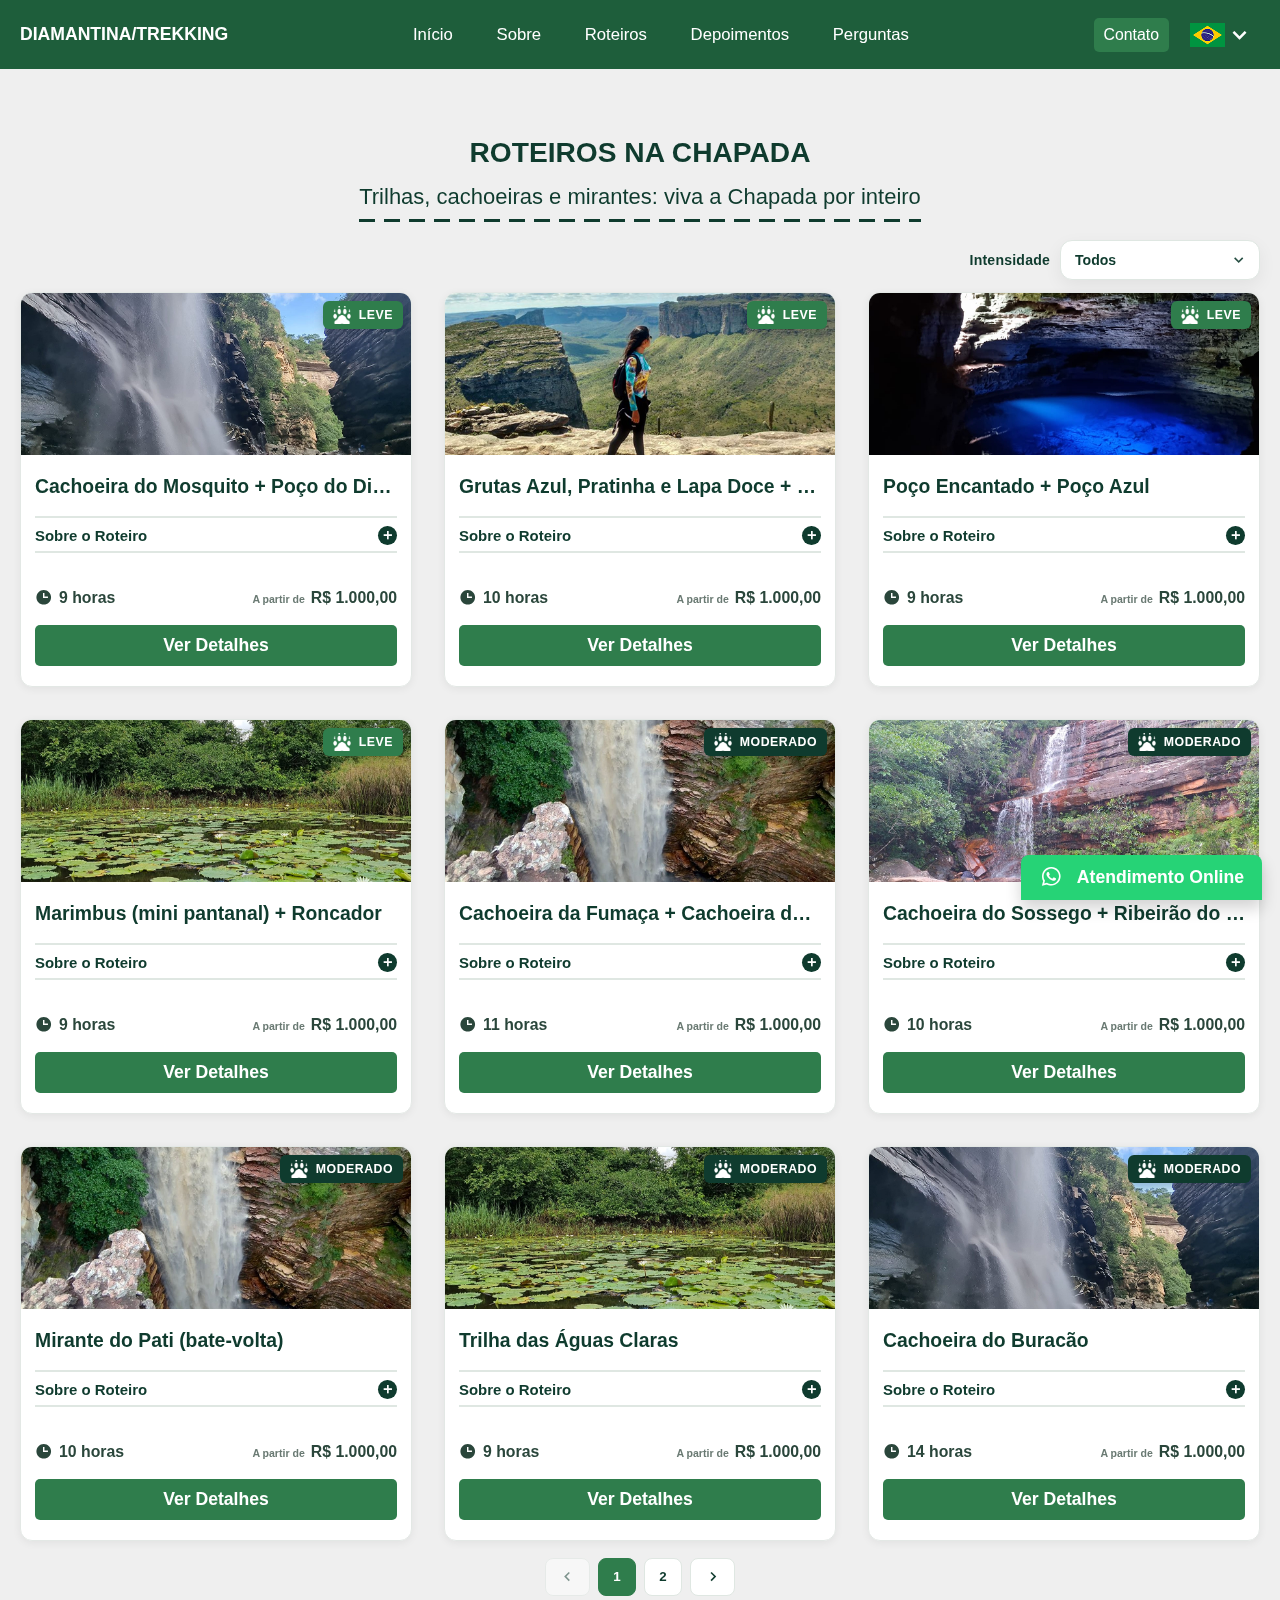
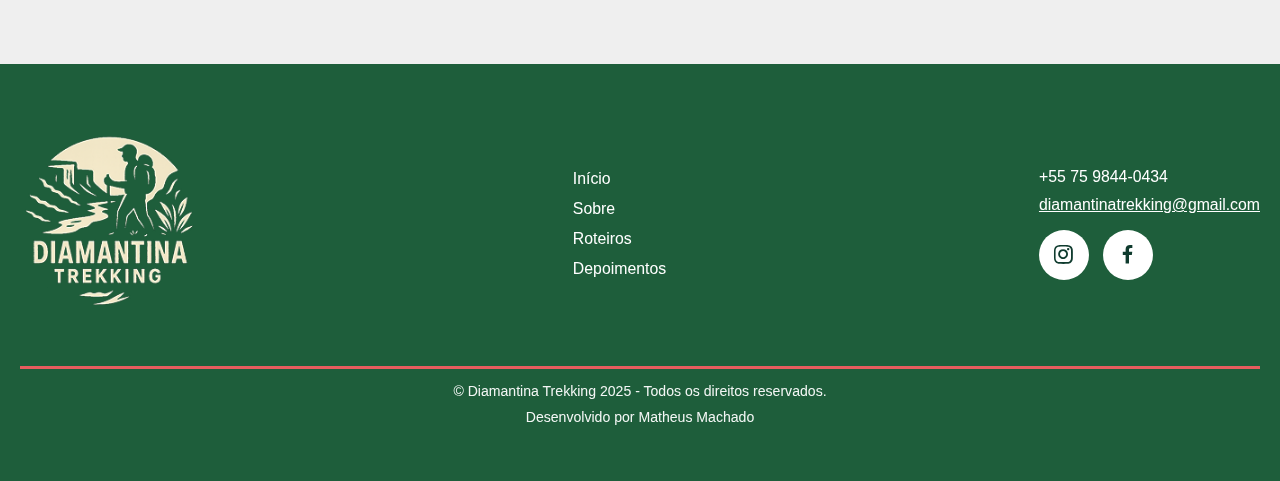
<file: roteiros.html>
<!DOCTYPE html>
<html lang="pt-br">
<head>
	<meta charset="UTF-8">
	<meta name="viewport" content="width=device-width, initial-scale=1.0">

	<title>Roteiros na Chapada Diamantina | Diamantina Trekking</title>
	<meta name="description" content="Confira todos os roteiros: trilhas, cachoeiras e mirantes na Chapada Diamantina. Filtre por intensidade e escolha sua próxima aventura.">
	<meta name="author" content="Diamantina Trekking">
	<meta name="robots" content="index,follow">

	<link rel="canonical" href="roteiros.html">

	<meta property="og:site_name" content="Diamantina Trekking">
	<meta property="og:locale" content="pt_BR">
	<meta property="og:type" content="website">
	<meta property="og:title" content="Roteiros na Chapada Diamantina | Diamantina Trekking">
	<meta property="og:description" content="Confira todos os roteiros: trilhas, cachoeiras e mirantes na Chapada Diamantina. Filtre por intensidade e escolha sua próxima aventura.">
	<meta property="og:url" content="roteiros.html">
	<meta property="og:image" content="img/og-image-1200x630.jpg">
	<meta property="og:image:width" content="1200">
	<meta property="og:image:height" content="630">
	<meta property="og:image:alt" content="Roteiros na Chapada Diamantina">
	<meta property="og:image:type" content="image/jpeg">

	<meta name="twitter:card" content="summary_large_image">
	<meta name="twitter:title" content="Roteiros na Chapada Diamantina | Diamantina Trekking">
	<meta name="twitter:description" content="Confira todos os roteiros: trilhas, cachoeiras e mirantes na Chapada Diamantina. Filtre por intensidade e escolha sua próxima aventura.">
	<meta name="twitter:image" content="img/og-image-1200x630.jpg">

	<meta name="theme-color" content="#2F7D4C">

	<link rel="icon" href="img/fav_icon.png" type="image/png">
	<link rel="apple-touch-icon" href="img/fav_icon.png">

	<link rel="stylesheet" href="css/styles.css">
	<link rel="stylesheet" href="css/roteiros.css">
	<link rel="preconnect" href="https://unpkg.com">
	<link rel="stylesheet" href="https://unpkg.com/boxicons@2.1.4/css/boxicons.min.css">
</head>
<body>
	<header id="topo" class="flex">
		<div class="container header-inner">
			<a href="index.html#inicio" class="brand" aria-label="Diamantina Trekking - Início">
				<span class="brand-text">DIAMANTINA/TREKKING</span>
			</a>
			<button id="navToggle" class="nav-toggle" type="button" aria-label="Abrir menu de navegação" aria-controls="siteMenu" aria-expanded="false">
                <i class="bx bx-menu icon-menu" aria-hidden="true"></i>
                <i class="bx bx-x icon-close" aria-hidden="true"></i>
            </button>
			<nav class="site-nav" id="siteMenu">
				<div class="nav-topbar"></div>
				<ul class="flex">
					<li><a href="index.html#inicio">Início</a></li>
					<li><a href="index.html#guia">Sobre</a></li>
					<li><a href="roteiros.html">Roteiros</a></li>
					<li><a href="index.html#depoimentos">Depoimentos</a></li>
					<li><a href="index.html#perguntas">Perguntas</a></li>
				</ul>
				<div class="nav-cta-slot"></div>
			</nav>
			<div class="contato-lingua flex">
				<a class="btn-contato btn" data-zap="link">Contato</a>
				<div class="lang-dropdown">
					<div id="langTrigger" class="lingua-slect flex" role="button" tabindex="0" aria-haspopup="menu" aria-expanded="false" aria-controls="langMenu" title="Selecionar idioma">
						<img src="img/flag-br.png" alt="Idioma atual: Português (BR)"> 
						<i class="bx bx-chevron-down lang-caret" aria-hidden="true"></i>
					</div>
					<ul id="langMenu" class="lang-menu" role="menu" aria-label="Selecionar idioma">
						<li role="none">
							<a role="menuitem" href="#" data-lang="en">
								<img src="img/flag-gb.png" alt=""> English (GB)
							</a>
						</li>
						<li role="none">
							<a role="menuitem" href="#" data-lang="fr">
								<img src="img/flag-fr.png" alt=""> Français (FR)
							</a>
						</li>
						<li role="none">
							<a role="menuitem" href="#" data-lang="pt" class="active">
								<img src="img/flag-br.png" alt=""> Português (BR)
							</a>
						</li>
					</ul>
				</div>
			</div>
		</div>
		<div id="navBackdrop" class="site-nav-backdrop" hidden></div>
	</header>

	<main>
		<section class="roteiros rlist">
			<div class="container">
				<div class="section-title-sub">
					<h1 class="section-title">ROTEIROS</h1>
					<p class="section-sub">Trilhas, cachoeiras e mirantes: viva a Chapada por inteiro</p>
				</div>

				<div class="rlist-controls">
					<label for="rlistFilter">Intensidade</label>
					<div class="select-wrap">
						<select id="rlistFilter" aria-label="Filtrar por intensidade">
							<option value="todos" selected>Todos</option>
							<option value="leve">Leve</option>
							<option value="moderado">Moderado</option>
							<option value="intenso">Intenso</option>
						</select>
						<i class="bx bx-chevron-down select-caret" aria-hidden="true"></i>
					</div>
				</div>

				<div id="rlistGrid" class="roteiros-grid"></div>

				<nav id="rlistPager" class="rt-pager" aria-label="Paginação de roteiros"></nav>
			</div>
		</section>
	</main>

	<footer class="site-footer">
		<div class="container foot-grid">
			<div class="foot-brand">
				<img src="img/logo-footer.png" alt="Diamantina Trekking">
			</div>

			<nav class="foot-nav" aria-label="Links do site">
				<ul>
					<li><a href="index.html#inicio">Início</a></li>
					<li><a href="index.html#guia">Sobre</a></li>
					<li><a href="roteiros.html">Roteiros</a></li>
					<li><a href="index.html#depoimentos">Depoimentos</a></li>
				</ul>
			</nav>

			<div class="foot-contacts">
				<a class="foot-tel" data-zap="link">+55 75 9844-0434</a>
				<a class="foot-mail" href="mailto:diamantinatrekking@gmail.com">diamantinatrekking@gmail.com</a>

				<div class="foot-social">
					<a class="ft-social-btn ft-social-btn-instagram" href="https://www.instagram.com/rodrig0015?igsh=eHc5aW92cHh1bzM0" aria-label="Instagram" target="_blank">
						<i class="bx bxl-instagram" aria-hidden="true"></i>
					</a>
					<a class="ft-social-btn ft-social-btn-facebook" href="#" aria-label="Facebook" target="_blank">
						<i class="bx bxl-facebook" aria-hidden="true"></i>
					</a>
				</div>
			</div>
		</div>

		<div class="container foot-bottom">
			<hr class="foot-sep">
			<p class="foot-copy">© Diamantina Trekking 2025 - Todos os direitos reservados.</p>
			<p class="foot-author">Desenvolvido por Matheus Machado</p>
		</div>
	</footer>

	<a href="https://wa.me/557598440434" class="zap-float" target="_blank" rel="noopener" aria-label="Atendimento Online pelo WhatsApp">
		<i class="bx bxl-whatsapp zap-float-icon" aria-hidden="true"></i>
		<span class="zap-float-label">Atendimento Online</span>
	</a>

	<script type="module">
		import './script/i18n.boot.js'
	</script>
</body>
</html>
</file>
<file: css/styles.css>
@font-face{
	font-family:"Handpack";
	src:url("../fonts/handpack-sans.otf") format("opentype");
	font-weight:400;
	font-style:normal;
	font-display:swap;
}

:root{
	--brand:#2F7D4C;
	--brand-700:#1E5E3B;
	--text-green:#0F3B2E;
	--bg-soft:#EFEFEF;
	--hover-btn:#a7a7a7;
	--line-light:#dfe7e2;
	--line-strong:#626262;
	--descricao-verde:#2f463b;
	--cta:#E85C5E;
	--cal:#F3E7D7;
	--black-light:#2B2B2B;
	--container-max:1280px;
	--container-pad:25px;
	--reveal-ease:cubic-bezier(.2,.7,.2,1);
	--header-h-mobile:76px;
	--header-h:var(--header-h-mobile);
	--reveal-dur:1.3s;
	--reveal-dur-stagger:1.2s;
	--stagger-step:.12s;
	--header-sep:rgba(255,255,255,.12);
	--font-scale:1;
	--ui-scale:1;
}

@media (min-width:2560px){
	:root{
		--font-scale:1;
		--ui-scale:1;
	}
}

/*
	Ajuste fino para monitores desktop menores (ex.: 24" Full HD).
	A ideia é manter o layout "premium" em 2K/4K, mas reduzir um pouco
	a sensação de tudo muito grande/solto em 1080p.
*/
@media (max-width:1920px) and (min-width:1025px){
	:root{
		--font-scale:.90;
		--ui-scale:.92;
		--container-pad:22px;
		--header-h:70px;
	}
}

@media (max-width:1440px) and (min-width:1025px){
	:root{
		--font-scale:.88;
		--ui-scale:.90;
		--container-pad:20px;
		--header-h:68px;
	}
}

@media (max-width:1024px){
	:root{
		--font-scale:.92;
		--ui-scale:.94;
	}
}

@media (max-width:768px){
	:root{
		--font-scale:.9;
		--ui-scale:.92;
	}
}

*{
	margin:0;
	padding:0;
	box-sizing:border-box;
	font-family:'Poppins',sans-serif;
	text-decoration:none;
	list-style:none;
}

html{
	scroll-behavior:smooth;
	scroll-padding-top:var(--header-h);
}

body{
	padding-top:var(--header-h);
	font-size:calc(16px * var(--font-scale));
}

.zap-float{
	position:fixed;
	right:max(
		calc(18px + env(safe-area-inset-right)),
		calc((100vw - var(--container-max)) / 4)
	);
	bottom:0;
	z-index:900;
	display:inline-flex;
	align-items:center;
	gap:13px;
	padding:10px 18px;
	background:#26D376;
	color:#fff;
	font-weight:600;
	border-top-left-radius:8px;
	border-top-right-radius:8px;
	box-shadow:0 8px 16px rgba(0,0,0,.18);
	line-height:1;
	text-decoration:none;
	transition:.2s ease-in-out;
}
.zap-float-label{
	font-size:calc(20px * var(--font-scale));
	white-space:nowrap;
}
.zap-float-icon{
	font-size:calc(28px * var(--font-scale));
	line-height:1;
	display:inline-flex;
	align-items:center;
	justify-content:center;
}
@media (max-width:560px){
	.zap-float{
		width:56px;
		height:56px;
		padding:0;
		justify-content:center;
		border-radius:50%;
		bottom:18px;
	}
	.zap-float-label{
		display:none;
	}
}

@media (prefers-reduced-motion:reduce){
	.zap-float{
		transition:none;
	}
}

.nav-open .zap-float{
	z-index:800;
}

.flex{
	display:flex;
	align-items:center;
	justify-content:center;
}

.container{
	width:100%;
	max-width:var(--container-max);
	padding:clamp(16px,3.2vw,var(--container-pad));
}

header{
	position:fixed;
	top:0;
	left:0;
	right:0;
	width:100%;
	z-index:1000;
	background-color:var(--brand-700);
	font-size:calc(18px * var(--font-scale));
	transform:translateY(0);
	will-change:transform,box-shadow,opacity;
	transition:
		transform .50s cubic-bezier(.2,.7,.2,1),
		box-shadow .2s ease,
		opacity .2s ease;
	border-bottom:1px solid var(--header-sep);
}
header.is-elevated{
	box-shadow:0 8px 18px rgba(0,0,0,.18);
}
header.is-hidden{
	transform:translateY(-110%);
}

@media (prefers-reduced-motion:reduce){
	header{
		transition:none;
	}
}

.header-inner{
	display:flex;
	align-items:center;
	justify-content:space-between;
	color:#fff;
}

.header-inner .brand{
	color:#fff;
	font-weight:bold;
	font-size:calc(20px * var(--font-scale));
}

.site-nav{
	width:40%;
}

.site-nav ul{
	justify-content:space-between;
	gap:15px;
}

.site-nav ul li a{
	position:relative;
	color:#fff;
	padding-bottom:2px 0;
	font-size:calc(19px * var(--font-scale));
}

.site-nav ul li a::after{
	content:"";
	position:absolute;
	left:0;
	bottom:-2px;
	width:100%;
	height:2px;
	background:#fff;
	transform:scaleX(0);
	transform-origin:left;
	transition:transform .25s ease;
}

.site-nav ul li a[aria-current="page"]::after{
	transform:scaleX(1);
}

.nav-toggle{
	display:none;
	align-items:center;
	justify-content:center;
	width:44px;
	height:44px;
	border:0;
	background:transparent;
	border-radius:8px;
	cursor:pointer;
	color:#fff;
	line-height:0;
}
.nav-toggle:focus-visible{
	outline:2px solid rgba(255,255,255,.65);
	outline-offset:2px;
}
.nav-toggle i{
	font-size:calc(35px * var(--font-scale));
	line-height:1;
	display:inline-block;
	color:#fff;
}
.nav-toggle .icon-close{
	display:none;
}
.nav-toggle.is-open .icon-menu{
	display:none;
}
.nav-toggle.is-open .icon-close{
	display:inline-block;
}

@media (max-width:984px){
	.nav-toggle{
		display:inline-flex;
	}

	header{
		min-height:var(--header-h-mobile);
	}

	.header-inner{
		justify-content:flex-start;
		gap:10px;
	}
	.header-inner .brand{
		order:1;
	}
	.header-inner .contato-lingua{
		order:2;
		margin-left:auto;
		gap:10px;
	}
	.header-inner #navToggle{
		order:3;
	}
	.header-inner .site-nav{
		order:4;
	}

	.site-nav{
		position:fixed;
		top:0;
		right:0;
		height:100dvh;
		width:min(86vw,360px);
		background:var(--brand-700);
		box-shadow:-12px 0 28px rgba(0,0,0,.25);
		transform:translateX(100%);
		transition:transform .28s cubic-bezier(.2,.7,.2,1);
		z-index:1200;
		overflow-y:auto;
		-webkit-overflow-scrolling:touch;
		padding:0;
	}
	.site-nav.is-open{
		transform:translateX(0);
	}

	.nav-topbar{
		position:sticky;
		top:0;
		display:flex;
		align-items:center;
		justify-content:flex-end;
		height:var(--nav-topbar-h,var(--header-h-mobile));
		padding:0 clamp(16px,3.2vw,var(--container-pad));
		background:var(--brand-700);
		border-bottom:1px solid var(--header-sep);
		z-index:1;
	}
	.nav-topbar .nav-toggle{
		display:inline-flex;
		margin-left:auto;
		height:100%;
		width:44px;
	}

	#siteMenu > ul{
		padding:24px;
		display:flex;
		flex-direction:column;
		align-items:flex-start;
		gap:20px;
		margin-top:0;
	}
	#siteMenu > ul li{
		width:100%;
	}
	#siteMenu > ul li a,
	.btn-contato.btn-cta-nav{
		display:block;
		width:100%;
		text-align:center;
		padding:14px 16px;
		border-radius:10px;
		font-weight:800;
		font-size:calc(20px * var(--font-scale));
		border:1px solid rgba(255,255,255,.12);
		background:rgba(255,255,255,.08);
		color:#dfe7e2;
		transition:transform .12s ease,background .2s ease,color .2s ease;
	}
	#siteMenu > ul li a:active{
		transform:translateY(1px);
	}
	#siteMenu > ul li a[aria-current="page"],
	#siteMenu > ul li a.is-active{
		background:#eef3ef;
		color:var(--brand-700);
		border-color:#eef3ef;
	}

	.site-nav-backdrop{
		position:fixed;
		inset:0;
		background:rgba(0,0,0,.44);
		backdrop-filter:blur(6px);
		-webkit-backdrop-filter:blur(6px);
		opacity:0;
		pointer-events:none;
		transition:opacity .22s var(--reveal-ease);
		z-index:1100;
	}
	.nav-open .site-nav-backdrop{
		opacity:1;
		pointer-events:auto;
	}

	body.nav-open{
		overflow:hidden;
	}

	.site-nav ul li a::after{
		display:none;
	}

	.nav-cta-slot{
		padding:12px 24px 24px;
	}

	.btn-contato.btn-cta-nav{
		background:var(--brand);
	}
}

@media (min-width:985px){
	.nav-toggle{
		display:none;
	}

	header{
		border-bottom:0;
	}
}

@media (max-width:360px){
	.header-inner{
		justify-content:space-between;
		gap:0;
	}
	.nav-topbar{
		align-items:center;
		justify-content:space-between;
	}
	.header-inner .contato-lingua{
		margin-left:0;
	}
	.lang-menu{
		left:0;
	}
}

.btn{
	border-radius:5px;
	cursor:pointer;
	transition:.2s ease-in-out;
	font-weight:700;
	font-size:calc(clamp(16px,1.8vw,20px) * var(--font-scale));
	padding:8px 10px;
	text-align:center;
}

.btn-contato{
	background-color:var(--brand);
	font-size:calc(18px * var(--font-scale));
	font-weight:500;
	color:white;
}

@media (max-width:560px){
	.header-inner > .contato-lingua > .btn-contato{
		display:none;
	}
}

.contato-lingua{
	gap:15px;
}

.lang-dropdown{
	position:relative;
}

.lingua-slect{
	cursor:pointer;
	padding:4px 6px;
	border-radius:6px;
	transition:.2s ease-in-out;
}

.lingua-slect .lang-caret{
	font-size:calc(33px * var(--font-scale));
	transition:transform .18s ease;
	transform-origin:50% 50%;
	color:#fff;
}

.lingua-slect.is-open .lang-caret{
	transform:rotate(180deg);
}

@media (prefers-reduced-motion:reduce){
	.lingua-slect .lang-caret{
		transition:none;
	}
}

.lang-menu{
	position:absolute;
	right:0;
	top:calc(100% + 8px);
	width:220px;
	background:var(--brand-700);
	border:1px solid rgba(255,255,255,.15);
	border-radius:10px;
	box-shadow:0 8px 24px rgba(0,0,0,.18);
	display:none;
	z-index:9999;
}

.lang-menu.show{
	display:block;
}

.lang-menu li a{
	display:flex;
	align-items:center;
	gap:10px;
	padding:15px;
	color:#fff;
	transition:.2s ease-in-out;
}

.lang-menu li a img{
	width:20px;
	height:14px;
	border-radius:2px;
	object-fit:cover;
}

.lang-menu li a.active{
	position:relative;
}

.lang-menu li a.active::after{
	content:"";
	position:absolute;
	left:14px;
	right:14px;
	bottom:6px;
	height:2px;
	background:#fff;
	opacity:.9;
}

section{
	padding:60px 0;
	position:relative;
	min-height:min(86vh,780px);
	display:flex;
	align-items:center;
	justify-content:center;
	color:#fff;
	text-align:center;
}

section .container{
	display:flex;
	flex-direction:column;
	gap:50px;
}

@media (max-height:540px){
	section{
		min-height:auto;
	}
}

@media (max-width:560px){
	section{
		padding:40px 0;
	}
}

.btn-primary{
	background:var(--brand);
	color:#fff;
	border:2px solid transparent;
}

.btn-ghost{
	background:#fff;
	color:var(--brand);
	border:2px solid var(--brand);
}

.btn-cta{
	background:var(--cta);
	color:#fff;
	border:1px solid transparent;
	border-radius:8px;
	padding:10px 14px;
	font-weight:700;
}

.inicio::before{
	content:"";
	position:absolute;
	inset:0;
	z-index:-1;
	background:linear-gradient(to bottom,rgba(0,0,0,0) 0%,rgba(0,0,0,0) 40%,rgba(0,0,0,0.527) 100%);
}

.inicio-bg{
	position:absolute;
	inset:0;
	z-index:-2;
	display:block;
}

.inicio-bg img{
	width:100%;
	height:100%;
	object-fit:cover;
	display:block;
}

.inicio .inicio-content{
	gap:15px;
	text-align:center;
}

.inicio h1{
	font-weight:bold;
	font-size:calc(clamp(32px,6.2vw,60px) * var(--font-scale));
	text-shadow:0 2px 18px rgba(0,0,0,.445);
}

.inicio .h1-sub{
	display:block;
}

.inicio-lead{
	font-size:calc(clamp(16px,2.2vw,25px) * var(--font-scale));
	line-height:1.5;
	margin-inline:auto;
}

.inicio-actions{
	gap:.75rem;
	flex-wrap:wrap;
	margin-top:25px;
}

@media (max-width:984px){
	.inicio h1{
		font-size:calc(clamp(48px,6vw,50px) * var(--font-scale));
	}

	.inicio-actions .btn,
	.btn-cta{
		padding:14px 20px;
		font-size:calc(18px * var(--font-scale));
	}
}

@media (max-width:768px){
	.inicio h1{
		font-size:calc(clamp(38px,9vw,42px) * var(--font-scale));
	}

	.inicio-lead{
		font-size:calc(clamp(17px,4.8vw,20px) * var(--font-scale));
	}
}

@media (max-width:560px){
	.inicio{
		min-height:calc(100vh - var(--header-h));
	}

	.inicio-actions{
		width:100%;
	}
	.inicio-actions .btn{
		width:100%;
	}
}

.estilos{
	min-height:auto;
}

.section-title-sub{
	display:inline-flex;
	flex-direction:column;
	gap:15px;
	color:var(--text-green);
	position:relative;
	padding-bottom:12px;
	border-bottom:0;
	width:fit-content;
	align-self:center;
	text-align:center;
}

.section-title-sub::after{
	content:"";
	position:absolute;
	left:0;
	right:0;
	bottom:0;
	height:3px;
	background-image:repeating-linear-gradient(to right,var(--text-green) 0 16px,transparent 16px 25px);
}

.section-title-sub h2{
	font-family:"Handpack",Arial,sans-serif;
	font-size:calc(33px * var(--font-scale));
}

.section-title-sub p{
	font-size:calc(25px * var(--font-scale));
}

@media (max-width:560px){
	.section-title-sub h2{
		font-size:calc(30px * var(--font-scale));
	}
	.section-title-sub p{
		font-size:calc(20px * var(--font-scale));
	}
}

@media (max-width:430px){
	.section-title-sub h2{
		font-size:calc(25px * var(--font-scale));
	}
}

.estilos-grid{
	display:grid;
	grid-template-columns:repeat(3,1fr);
	gap:24px;
	justify-items:center;
}

.estilos-card{
	width:300px;
	max-width:100%;
	height:calc(330px * var(--ui-scale));
	background:var(--bg-soft);
	border:1px solid #e1ebe5;
	border-radius:12px;
	padding:25px 16px;
	box-shadow:0 2px 10px rgba(0,0,0,.06);
	display:flex;
	flex-direction:column;
	align-items:center;
	justify-content:space-between;
	gap:10px;
	color:var(--text-green);
}

.estilos-card-title{
	font-family:"Handpack",Arial,sans-serif;
	font-size:calc(18px * var(--font-scale));
	font-weight:800;
	letter-spacing:1px;
}

.estilos-card-text{
	color:#314b3f;
	font-size:calc(18px * var(--font-scale));
	line-height:20px;
	min-height:60px;
}

.estilos-card .btn,
.roteiro-btn{
	width:100%;
	font-weight:700;
	font-size:calc(20px * var(--font-scale));
	padding:8px 10px;
}

@media (max-width:1024px){
	.estilos-grid{
		grid-template-columns:repeat(2,1fr);
	}
}
@media (max-width:640px){
	.estilos-grid{
		grid-template-columns:1fr;
	}
	.estilos-card{
		height:auto;
	}
}

.roteiros{
	background:var(--bg-soft);
	color:var(--text-green);
	min-height:auto;
}

.roteiros-grid{
	display:grid;
	grid-template-columns:repeat(3,1fr);
	gap:50px;
	align-items:start;
}

.roteiro-card{
	background:#fff;
	border:1px solid #e3e8e5;
	border-radius:12px;
	box-shadow:0 2px 8px rgba(0,0,0,0.06);
	overflow:hidden;
	display:flex;
	flex-direction:column;
	color:var(--text-green);
	transition:.2s ease-in-out;
}

.roteiro-card-img{
	position:relative;
	width:100%;
	height:calc(180px * var(--ui-scale));
	overflow:hidden;
}

.roteiro-card-img img{
	width:100%;
	height:100%;
	object-fit:cover;
	display:block;
}

.intensity-badge{
	position:absolute;
	top:8px;
	right:8px;
	display:inline-flex;
	align-items:center;
	gap:8px;
	height:28px;
	padding:0 10px;
	border-radius:6px;
	color:#fff;
	font-family:"Handpack",Arial,sans-serif!important;
	font-weight:800;
	letter-spacing:.5px;
	font-size:calc(14px * var(--font-scale));
	background:var(--brand);
	box-shadow:0 4px 12px rgba(0,0,0,.18);
}

.intensity-badge img{
	width:18px;
	height:18px;
	display:block;
}

.intensity-leve{
	background:var(--brand);
}

.intensity-moderado{
	background:var(--text-green);
}

.intensity-intenso{
	background:var(--cta);
}

.roteiro-card-body{
	padding:20px 14px;
	display:flex;
	flex-direction:column;
	gap:18px;
}

.roteiro-card-title{
	font-size:calc(22px * var(--font-scale));
	font-weight:700;
	text-align:left;
	white-space: nowrap;
	overflow: hidden;
	text-overflow: ellipsis;
}

.roteiro-card-line{
	display:flex;
	align-items:center;
	justify-content:space-between;
	gap:10px;
	padding:8px 0 6px;
	border-bottom:2px solid var(--line-light);
	border-top:2px solid var(--line-light);
	font-size:calc(17px * var(--font-scale));
	font-weight:600;
	cursor:pointer;
	user-select:none;
}

.roteiro-card{
	will-change:transform;
}

.roteiro-toggle{
	padding:3px;
	border:0;
	background:var(--text-green);
	color:white;
	border-radius:100%;
	display:inline-flex;
	align-items:center;
	justify-content:center;
	cursor:pointer;
}

.roteiro-toggle i{
	font-size:calc(15px * var(--font-scale));
	line-height:1;
	display:block;
	font-weight:bold;
}

.roteiro-desc{
	height:0;
	overflow:hidden;
	transition:height .34s cubic-bezier(.2,.7,.2,1);
	font-size:calc(15px * var(--font-scale));
	line-height:20px;
	color:#3a5247;
	text-align:justify;
}

.roteiro-meta{
	display:flex;
	align-items:center;
	justify-content:space-between;
	font-size:calc(18px * var(--font-scale));
	font-weight:600;
	color:#2a463b;
}

.roteiro-meta-left{
	display:inline-flex;
	align-items:center;
	gap:6px;
}

.roteiro-meta-left i{
	font-size:calc(20px * var(--font-scale));
	line-height:1;
}

.roteiro-meta-right{
	display:flex;
	align-items:baseline;
	gap:6px;
}

.roteiro-meta-right small{
	font-size:calc(12px * var(--font-scale));
	color:#6a7a73;
}

.roteiro-meta-right b{
	font-size:calc(18px * var(--font-scale));
}

.roteiros-cta{
	display:flex;
	justify-content:center;
}

@media (max-width:984px){
	.roteiros-grid{
		grid-template-columns:repeat(2,1fr);
	}
}

@media (max-width:640px){
	.roteiros-grid{
		grid-template-columns:1fr;
	}
}

@media (max-width:560px){
	.roteiro-card-img{
		height:calc(160px * var(--ui-scale));
	}
	.roteiro-desc{
		font-size:calc(17px * var(--font-scale));
	}
}

.guia{
	background:#fff;
	color:var(--text-green);
	min-height:auto;
	text-align:left;
}

.guia-grid{
	display:grid;
	grid-template-columns:1.1fr 1fr;
	gap:40px;
	align-items:center;
}

.guia-title{
	font-family:"Handpack",Arial,sans-serif;
	font-size:calc(30px * var(--font-scale));
	letter-spacing:1px;
}

.guia-p{
	font-size:calc(22px * var(--font-scale));
	line-height:32px;
	margin-top:16px;
	color:#2f463b;
	text-align:justify;
}

.guia-social{
	display:flex;
	gap:14px;
	margin-top:24px;
}

.guia-social-btn,
.ft-social-btn{
	width:50px;
	height:50px;
	display:inline-flex;
	align-items:center;
	justify-content:center;
	transition:.2s ease-in-out;
	background-color:var(--text-green);
	color:white;
	border-radius:999px;
}

.guia-social-btn i,
.ft-social-btn i{
	font-size:calc(28px * var(--font-scale));
}

.guia-media{
	display:flex;
	flex-direction:column;
	align-items:center;
	gap:14px;
}

.guia-photo{
	width:100%;
	border-radius:12px;
	overflow:hidden;
}

.guia-photo img{
	width:100%;
	height:auto;
	display:block;
	object-fit:cover;
}

.guia-stats{
	list-style:none;
	display:flex;
	gap:36px;
	align-items:flex-start;
	justify-content:center;
}

.guia-stats li{
	display:flex;
	flex-direction:column;
	align-items:center;
	gap:6px;
	text-align:center;
}

.guia-stats .num{
	color:var(--cta);
	font-weight:800;
	font-size:calc(34px * var(--font-scale));
	font-variant-numeric:tabular-nums;
}

.guia-stats .label{
	color:#4d5c55;
	font-size:calc(18px * var(--font-scale));
}

@media (max-width:984px){
	.guia-grid{
		grid-template-columns:1fr;
		gap:28px;
	}
	.guia-stats{
		justify-content:space-between;
	}
	.guia .container{
		gap:22px;
	}
}

@media (max-width:560px){
	.guia-title{
		font-size:calc(25px * var(--font-scale));
	}
	.guia-p{
		font-size:calc(20px * var(--font-scale));
	}
}

.depo{
	background:var(--bg-soft);
	color:var(--text-green);
	min-height:auto;
}

.depo .container{
	gap:35px;
}

.depo-wrapper{
	display:grid;
	grid-template-columns:auto 1fr auto;
	align-items:center;
	gap:16px;
}

.depo-nav{
	width:46px;
	height:46px;
	border:0;
	border-radius:8px;
	background:var(--cta);
	display:inline-flex;
	align-items:center;
	justify-content:center;
	cursor:pointer;
	transition:.2s ease-in-out;
	color:#fff;
}

.depo-nav i{
	font-size:calc(45px * var(--font-scale));
	line-height:1;
	display:block;
}

.depo-viewport{
	overflow:hidden;
	--pv:3;
	--gap:24px;
	padding:0 10px 10px 0;
}

.depo-track{
	display:flex;
	gap:var(--gap);
	will-change:transform;
	transition:transform 380ms cubic-bezier(.2,.7,.2,1);
}

.depo-card{
	flex:0 0 calc((100% - (var(--gap) * (var(--pv) - 1))) / var(--pv));
	background:#fff;
	border:1px solid var(--line-light);
	border-radius:8px;
	box-shadow:5px 5px 5px rgba(0,0,0,0.212);
	padding:18px;
	text-align:left;
	min-height:calc(350px * var(--ui-scale));
}

.depo-card-head{
	display:flex;
	flex-direction:column;
	align-items:start;
	gap:5px;
	margin-bottom:20px;
}

.depo-card h3{
	font-size:calc(22px * var(--font-scale));
}
depo-card time{
	font-size:calc(14px * var(--font-scale));
	color:#6a7b73;
	white-space:nowrap;
}
.depo-card p{
	font-size:calc(18px * var(--font-scale));
	line-height:26px;
}

.depo-dots{
	display:flex;
	gap:10px;
	justify-content:center;
	align-items:center;
	margin-top:6px;
	cursor:pointer;
}

.depo-dot{
	width:10px;
	height:10px;
	background:#d7e0dc;
	border-radius:999px;
	transition:width .25s ease,background-color .25s ease;
}

.depo-dot.is-active{
	width:46px;
	background:var(--cta);
}

.depo-stars{
	display:flex;
	gap:12px;
	justify-content:center;
	align-items:center;
	margin-top:4px;
	color:#FFC107;
}

.depo-stars i{
	font-size:calc(40px * var(--font-scale));
	line-height:1;
}

@media (max-width:984px){
	.depo-viewport{
		--pv:2;
	}
}

@media (max-width:640px){
	.depo-viewport{
		--pv:1;
	}
	.depo-nav{
		width:42px;
		height:42px;
	}
}

@media (max-width:560px){
	.depo-wrapper{
		gap:5px;
	}
}

.rd{
	background:#fff;
	color:var(--text-green);
	min-height:auto;
	text-align:left;
}

.rd .container{
	gap:28px;
}

.rd-grid{
	display:grid;
	grid-template-columns:1.05fr 1fr;
	gap:36px;
	align-items:start;
}

.rd-media{
	display:flex;
	flex-direction:column;
	min-height:0;
}

.rd-viewport{
	width:100%;
	border-radius:12px;
	overflow:hidden;
	background:#000;
	flex:1 1 auto;
	min-height:0;
}

.rd-track{
	display:flex;
	transition:transform 520ms cubic-bezier(.2,.7,.2,1);
	will-change:transform;
	height:100%;
}

.rd-slide{
	flex:0 0 100%;
	height:100%;
}
.rd-slide img{
	width:100%;
	height:100%;
	display:block;
	object-fit:cover;
}

.rd-dots{
	display:flex;
	gap:10px;
	justify-content:center;
	align-items:center;
	margin:14px 0 10px;
	width:100%;
}

.rd-sharebar{
	display:flex;
	align-items:center;
	justify-content:space-between;
	gap:10px;
	border-top:1px solid var(--line-light);
	border-bottom:1px solid var(--line-light);
	padding:5px 0;
}

.rd-sharecopy{
	font-size:calc(18px * var(--font-scale));
	color:#41584c;
}
.rd-share{
	display:flex;
	gap:10px;
}
.rd-share-btn{
	display:inline-flex;
	align-items:center;
	justify-content:center;
	width:44px;
	height:44px;
	border-radius:999px;
	transition:.2s ease-in-out;
	background-color:var(--text-green);
	color:white;
}
.rd-share-btn i{
	font-size:calc(25px * var(--font-scale));
	line-height:1;
}

.rd-title{
	font-family:"Handpack",Arial,sans-serif;
	font-size:calc(32px * var(--font-scale));
	letter-spacing:.5px;
	margin-bottom:6px;
}

.rd-text{
	font-size:calc(20px * var(--font-scale));
	line-height:30px;
	color:#2f463b;
	margin-top:10px;
	text-align:justify;
}

.rd-cta{
	margin-top:14px;
	background:var(--brand);
	color:#fff;
	border-radius:10px;
	padding:12px 16px;
	display:inline-block;
}

@media (max-width:984px){
	.rd-grid{
		grid-template-columns:1fr;
		gap:28px;
	}
	.rd-media{
		height:auto!important;
	}
	.rd-viewport{
		height:auto!important;
		min-height:0;
	}
	.rd-track,
	.rd-slide{
		height:auto;
	}
	.rd-slide img{
		height:auto;
		aspect-ratio:16/9;
		object-fit:cover;
	}
	.inicio-actions .btn,
	.btn-cta{
		padding:14px 20px;
		font-size:calc(18px * var(--font-scale));
	}
}

@media (max-width:560px){
	.rd-slide img{
		min-height:calc(350px * var(--ui-scale));
	}
	.rd-title{
		font-size:calc(25px * var(--font-scale));
	}
}

@media (max-width:430px){
	.rd-slide img{
		min-height:calc(300px * var(--ui-scale));
	}
}

.ppc{
	background:var(--brand-700);
	color:#fff;
	min-height:auto;
	text-align:left;
}

.ppc .container{
	gap:10px;
}

.ppc-grid{
	display:grid;
	grid-template-columns:1fr 1.4fr;
	gap:10px;
	align-items:center;
}

.ppc-title{
	font-weight:700;
	line-height:1.08;
	letter-spacing:.2px;
	font-size:calc(40px * var(--font-scale));
	color:var(--cal);
}
.ppc-list{
	display:flex;
	flex-direction:column;
	gap:18px;
}

.ppc-list li{
	display:flex;
	align-items:flex-start;
	gap:14px;
	font-size:calc(clamp(16px,1.4vw,20px) * var(--font-scale));
	line-height:1.6;
}

.ppc-list i{
	font-size:calc(26px * var(--font-scale));
	line-height:1;
	flex:0 0 auto;
	color:#fff;
	opacity:.95;
	margin-top:2px;
}

@media (max-width:984px){
	.ppc-grid{
		grid-template-columns:1fr;
		gap:28px;
	}
	.ppc-title{
		text-align:left;
	}
	.ppc-list li span{
		font-size:calc(18px * var(--font-scale));
	}
}

@media (max-width:560px){
	.ppc-title{
		font-size:calc(35px * var(--font-scale));
	}
}

@media (max-width:430px){
	.ppc-title{
		font-size:calc(30px * var(--font-scale));
	}
}

.faq{
	background:#fff;
	color:var(--text-green);
	min-height:auto;
	text-align:left;
}

.faq-list{
	display:flex;
	flex-direction:column;
	gap:0;
}

.faq-item{
	border-bottom:1.5px solid var(--line-light);
}

.faq-q{
	width:100%;
	display:flex;
	align-items:center;
	justify-content:space-between;
	gap:14px;
	padding:18px 0;
	background:transparent;
	border:0;
	text-align:left;
	cursor:pointer;
}

.faq-q-text{
	font-size:calc(25px * var(--font-scale));
	font-weight:700;
	line-height:1.35;
	color:var(--black-light);
}

.faq-q i{
	font-size:calc(36px * var(--font-scale));
	line-height:1;
	color:var(--cta);
	flex:0 0 auto;
}

.faq-item.is-open .faq-q-text{
	color:var(--cta);
}

.faq-a{
	height:0;
	overflow:hidden;
	transition:height .34s cubic-bezier(.2,.7,.2,1);
}

.faq-a p{
	font-size:calc(clamp(18px,1.8vw,20px) * var(--font-scale));
	line-height:1.65;
	color:#2f463b;
	padding:4px 0 22px 0;
}

@media (max-width:560px){
	.faq-q-text{
		font-size:calc(23px * var(--font-scale));
	}

	.faq-a p{
		text-align:justify;
	}
}

.site-footer{
	background:var(--brand-700);
	color:#fff;
	padding:48px 0 36px;
	text-align:left;
}

.site-footer .container{
	margin-left:auto;
	margin-right:auto;
	max-width:1280px;
	gap:18px;
}

.foot-grid{
	display:flex;
	justify-content:space-between;
	align-items:center;
}

.foot-brand img{
	width:180px;
	max-width:100%;
	height:auto;
}

.foot-nav ul{
	display:grid;
	gap:12px;
	align-content:center;
}
.foot-nav a{
	color:#fff;
	font-size:calc(18px * var(--font-scale));
	transition:opacity .18s ease;
}

.foot-contacts{
	display:grid;
	gap:10px;
	justify-items:start;
}
.foot-tel,
.foot-mail{
	color:#fff;
	font-size:calc(18px * var(--font-scale));
}
.foot-mail{
	text-decoration:underline;
}

.foot-social{
	display:flex;
	gap:14px;
	margin-top:6px;
}
.ft-social-btn{
	background-color:white;
	color:var(--text-green);
	font-weight:bold;
}

.foot-sep{
	width:100%;
	height:3px;
	background:var(--cta);
	border:0;
	margin:10px 0 14px;
}

.foot-copy,
.foot-author{
	margin:0;
	text-align:center;
	font-size:calc(16px * var(--font-scale));
	opacity:.95;
}

.foot-copy{
	margin-bottom:10px;
}

@media (max-width:560px){
	.foot-brand{
		display:none;
	}
	.foot-grid{
		justify-content:space-around;
	}
	.foot-contacts{
		justify-items:center;
	}
}

@media (max-width:400px){
	.foot-nav{
		display:none;
	}
}

@media (min-width:561px){
	.zap-float:hover{
		box-shadow:0 10px 20px rgba(0,0,0,.22);
		background-color:var(--hover-btn);
		color:#fff;
	}

	.btn:hover{
		background-color:var(--hover-btn);
		color:white;
	}

	.lingua-slect:hover{
		background-color:var(--brand);
	}

	.lang-menu li a:hover{
		background:rgba(255,255,255,.08);
	}

	.site-nav ul li a:hover::after,
	.site-nav ul li a:focus-visible::after{
		transform:scaleX(1);
	}

	.estilos-card:hover{
		transform:translateY(-2px);
		box-shadow:0 8px 22px rgba(0,0,0,.10);
		transition:.18s ease;
	}

	.depo-nav:hover{
		background-color:var(--hover-btn);
	}

	.guia-social-btn:hover,
	.rd-share-btn:hover,
	.ft-social-btn:hover{
		transform:translateY(-2px);
	}

	.btn-ghost:hover{
		color:#fff;
		border:2px solid var(--hover-btn);
	}

	.foot-nav a:hover{
		opacity:.85;
	}
}

[data-reveal]{
	opacity:0;
	transform:translate3d(var(--reveal-x,0),var(--reveal-y,12px),0) scale(var(--reveal-scale,1));
	filter:blur(var(--reveal-blur,0));
	transition:
		opacity var(--reveal-dur,.7s) var(--reveal-ease),
		transform var(--reveal-dur,.7s) var(--reveal-ease),
		filter var(--reveal-dur,.7s) var(--reveal-ease);
	will-change:opacity,transform,filter;
}
.is-revealed[data-reveal]{
	opacity:1;
	transform:none;
	filter:none;
}
[data-reveal="fade"]{
	--reveal-y:0;
}
[data-reveal="fade-up"]{
	--reveal-y:16px;
}
[data-reveal="fade-down"]{
	--reveal-y:-16px;
}
[data-reveal="fade-left"]{
	--reveal-x:-16px;
}
[data-reveal="fade-right"]{
	--reveal-x:16px;
}
[data-reveal="fade-zoom"]{
	--reveal-scale:.985;
	--reveal-y:10px;
}
[data-reveal="fade-blur"]{
	--reveal-blur:6px;
	--reveal-y:12px;
}

[data-reveal-stagger] > *{
	opacity:0;
	transform:translate3d(0,14px,0);
	transition:
		opacity var(--reveal-dur-stagger,var(--reveal-dur,.7s)) var(--reveal-ease),
		transform var(--reveal-dur-stagger,var(--reveal-dur,.7s)) var(--reveal-ease);
}
.is-revealed[data-reveal-stagger] > *{
	opacity:1;
	transform:none;
}
.is-revealed[data-reveal-stagger] > *{
	transition-delay:calc(var(--stagger-step,.08s) * var(--stagger-index,0));
}

@media (prefers-reduced-motion:reduce){
	[data-reveal],
	[data-reveal-stagger] > *{
		transition:none!important;
		opacity:1!important;
		transform:none!important;
		filter:none!important;
	}
}

@media (max-width:984px){
	[data-reveal="fade-left"],
	[data-reveal="fade-right"]{
		--reveal-x:0;
		--reveal-y:16px;
	}
}

@media (max-width:560px){
	[data-reveal],
	[data-reveal-stagger] > *{
		transition:none!important;
		opacity:1!important;
		transform:none!important;
		filter:none!important;
	}
}

/* ==============================
   Desktop compacto (ex.: 1080p)
   ============================== */

@media (max-width:1920px) and (min-width:1025px){
	/* Header menos alto */
	header .container{
		padding-top:18px;
		padding-bottom:18px;
	}

	/* Seções um pouco menos "soltas" */
	section{
		padding:52px 0;
	}
	section .container{
		gap:44px;
	}

	/* Hero: título e texto um pouco menores para evitar sensação de exagero em Full HD */
	.inicio h1{
		font-size:calc(clamp(30px,5.6vw,54px) * var(--font-scale));
	}
	.inicio-lead{
		font-size:calc(clamp(15px,2.0vw,23px) * var(--font-scale));
	}

	/* Grid de roteiros um pouco mais compacto */
	.roteiros-grid{
		gap:40px;
	}

	/* Área do guia menos espaçada */
	.guia-grid{
		gap:32px;
	}
}

@media (max-width:1440px) and (min-width:1025px){
	header .container{
		padding-top:16px;
		padding-bottom:16px;
	}
	section{
		padding:48px 0;
	}
	section .container{
		gap:38px;
	}
	.inicio h1{
		font-size:calc(clamp(28px,5.8vw,52px) * var(--font-scale));
	}
	.inicio-lead{
		font-size:calc(clamp(15px,2.0vw,22px) * var(--font-scale));
	}
	.roteiros-grid{
		gap:32px;
	}
	.guia-grid{
		gap:28px;
	}
}
</file>
<file: css/roteiro-detalhe.css>
.rp{
	background: var(--bg-soft);
	color: var(--text-green);
	min-height: auto;
	text-align: left;
}

.rp .container{
	gap: 30px;
}

.rp-grid{
	display: grid;
	grid-template-columns: 1.1fr .9fr;
	gap: 30px;
	align-items: start;
}

@media (max-width:890px){
	.rp {
		padding: 40px 0;
	}
	.rp-grid{
		grid-template-columns: 1fr;
		gap: 22px;
	}
}

@media (max-width:560px){
	.rp {
		padding: 30px 0;
	}
}

.rp-title{
	font-family: "Handpack", Arial, sans-serif;
	font-size: calc(28px * var(--font-scale));
	letter-spacing: .4px;
	margin: 0 0 6px;
}

@media (max-width:560px){
	.rp-title {
		font-size: calc(25px * var(--font-scale));
	}
}

.rp-lead{
	font-size: calc(18px * var(--font-scale));
	line-height: 26px;
	color: var(--descricao-verde);
	margin-bottom: 20px;
	text-align: justify;
}

.rp-meta{
	display: flex;
	align-items: center;
	justify-content: space-between;
	padding: 8px 0 12px;
	border-top: 1px solid var(--line-strong);
	border-bottom: 1px solid var(--line-strong);
	margin-bottom: 20px;
	font-size: calc(25px * var(--font-scale));
}

.rp-meta small{
	color: #6a7a73;
	font-size: calc(15px * var(--font-scale));
}

.rp-days{
	font-size: calc(20px * var(--font-scale));
	display: flex;
	align-items: center;
	justify-content: center;
}

.rp-days i{
	margin-right: 6px;
}

.gal{
	display: flex;
	flex-direction: column;
	gap: 12px;
}

.gal-viewport{
	position: relative;
	border-radius: 12px;
	overflow: hidden;
	background: #000;
}

.gal-track{
	display: flex;
	transition: transform 380ms cubic-bezier(.2,.7,.2,1);
	will-change: transform;
}

.gal-slide{
	flex: 0 0 100%;
}

.gal-slide img{
	width: 100%;
	height: calc(clamp(240px,46vw,420px) * var(--ui-scale));
	object-fit: cover;
	display: block;
}

.gal-thumbs-row{
	display: grid;
	grid-template-columns: auto 1fr auto;
	align-items: center;
	gap: 12px;
}

.gal-thumbs-viewport{
	overflow: hidden;
}

.gal-thumbs{
	--gal-gap: 12px;
	--gal-per-view: 4;
	display: flex;
	gap: var(--gal-gap);
	will-change: transform;
}

.gal-thumb{
	flex: 0 0 calc(
		(100% - (var(--gal-per-view) - 1) * var(--gal-gap))
		/ var(--gal-per-view)
	);
	height: calc(74px * var(--ui-scale));
	border-radius: 10px;
	overflow: hidden;
	border: 2px solid transparent;
	box-shadow: 0 4px 12px rgba(0,0,0,.08);
	cursor: pointer;
	padding: 0;
}

.gal-thumb img{
	width: 100%;
	height: 100%;
	object-fit: cover;
	display: block;
}

.gal-thumb.is-active{
	border-color: var(--brand);
}

.gal-arrow{
	border: none;
	background: transparent;
	cursor: pointer;
}

.gal-arrow i{
	color: var(--text-green);
	font-size: calc(45px * var(--font-scale));
	line-height: 1;
	display: block;
	transition: .2s ease-in-out;
}

.gal-arrow i:hover,
.rp-step:hover,
.rp-see-more:hover{
	color: var(--hover-btn);
}

.gal-arrow:disabled{
	opacity: .45;
	cursor: not-allowed;
}

@media (max-width:984px){
	.gal-thumbs-row{
		gap: 0;
	}
}

@media (max-width:530px){
	.gal-thumbs{
		--gal-per-view: 3;   
	}
	.gal-thumb{
		height: calc(56px * var(--ui-scale));
	}
}

.intensity-badge{
	position: absolute;
	top: 8px;
	right: 8px;
	display: inline-flex;
	align-items: center;
	gap: 8px;
	height: 28px;
	padding: 0 10px;
	border-radius: 6px;
	color: #fff;
	font-family: "Handpack",Arial,sans-serif!important;
	font-weight: 800;
	letter-spacing: .5px;
	font-size: calc(14px * var(--font-scale));
	background: var(--brand);
	box-shadow: 0 4px 12px rgba(0,0,0,.18);
}

.intensity-badge img{
	width: 18px;
	height: 18px;
	display: block;
}

.intensity-leve{
	background: var(--brand);
}

.intensity-moderado{
	background: var(--text-green);
}

.intensity-intenso{
	background: var(--cta);
}

.rp-gallery{
	display: flex;
	flex-direction: column;
	gap: 10px;
}

.rp-sharebar{
	margin-top: 6px;
	border-top: 1px solid var(--line-strong);
	border-bottom: 1px solid var(--line-strong);
}

.rp-sharebar .rd-sharecopy{
	font-size: calc(16px * var(--font-scale));
}

.rp-sharebar .rd-share-btn img{
	width: 35px;
	height: 35px;
}

.rp-desc-btn{
	display: flex;
	align-items: center;
	justify-content: center;
	gap: 5px;
	align-self: flex-start;
	margin-top: 15px;
}

.rp-desc-btn:hover{
	background-color: var(--brand);
	border: 2px solid var(--brand);
}

.rp-field{
	display: flex;
	flex-direction: column;
	gap: 8px;
	margin-bottom: 20px;
}

.rp-label{
	font-weight: 700;
	display: inline-flex;
	align-items: center;
	gap: 8px;
	font-size: calc(18px * var(--font-scale));
}

.rp-range{
	display: grid;
	grid-template-columns: 1fr 1px 1fr;
	align-items: center;
	background: #fff;
	border: 1px solid var(--line-strong);
	border-radius: 5px;
	box-shadow: 0 6px 18px rgba(0,0,0,.06);
}

.rp-range-seg{
	position: relative;
	display: flex;
	align-items: center;
	gap: 10px;
	width: 100%;
	padding: 12px 14px;
	background: transparent;
	border: 0;
	text-align: left;
	color: var(--text-green);
	font-weight: 600;
	cursor: pointer;
}

.rp-range-seg:focus-visible{
	outline: 2px solid rgba(47,125,76,.25);
	border-radius: 10px;
}

.rp-range span{
	font-size: calc(20px * var(--font-scale));
}

.rp-range i,
.rp-people-head i{
	font-size: calc(25px * var(--font-scale));
	color: var(--text-green);
}

.rp-range-sep{
	width: 1px;
	height: 28px;
	background: var(--line-strong);
	justify-self: center;
}

.rp-people{
	position: relative;
}

.rp-people-headbtn{
	display: flex;
	align-items: center;
	justify-content: space-between;
	width: 100%;
	background: #fff;
	border: 1px solid var(--line-strong);
	border-radius: 5px;
	padding: 12px 14px;
	box-shadow: 0 6px 18px rgba(0,0,0,.06);
	cursor: pointer;
}

.rp-people-headbtn .rp-caret{
	font-size: calc(35px * var(--font-scale));
	transition: transform .22s ease;
	color: var(--text-green);
}

.rp-people-headbtn[aria-expanded="true"] .rp-caret{
	transform: rotate(180deg);
}

.rp-people-headbtn[aria-expanded="true"]{
	border-bottom-left-radius: 0;
	border-bottom-right-radius: 0;
	border-bottom: 0;
}

.rp-people-head{
	display: flex;
	flex-direction: column;
	align-items: start;
	gap: 5px;
	font-size: calc(18px * var(--font-scale));
	color: var(--text-green);
}

.rp-people-text{
	display: flex;
	align-items: center;
	justify-content: center;
	gap: 10px;
	line-height: 1.1;
}

.rp-people-title{
	font-weight: 700;
	text-transform: uppercase;
}

.rp-people-sub{
	font-size: calc(14px * var(--font-scale));
	color: #5a6a62;
}

.rp-people-content{
	position: relative;
	background: #fff;
	border: 1px solid var(--line-strong);
	border-top: 0;
	border-radius: 0 0 5px 5px;
	margin-top: 0;
	padding: 0 14px;
	display: grid;
	grid-template-rows: 0fr;
	opacity: 0;
	overflow: hidden;
	transition: grid-template-rows .2s ease, opacity .2s ease, padding-top .2s ease, padding-bottom .2s ease;
}

.rp-people-content.is-open{
	grid-template-rows: 1fr;
	opacity: 1;
	padding: 12px 14px;
}

.rp-people-inner{
	overflow: hidden;
	display: flex;
	justify-content: space-between;
	align-items: center;
	gap: 12px;
}

.rp-people-content::before{
	content: "";
	position: absolute;
	top: 0;
	left: 12px;
	right: 12px;
	border-top: 1px solid var(--line-strong);
	pointer-events: none;
}

.rp-people-content[hidden]{
	display: none !important;
}

.rp-people-row{
	display: flex;
	flex-direction: column;
	gap: 5px;
}

.rp-c-info .rp-c-title{
	font-weight: 700;
}

.rp-c-info .rp-c-sub{
	font-size: calc(12px * var(--font-scale));
	color: #5a6a62;
}

.rp-stepper{
	display: inline-flex;
	align-items: center;
	gap: 8px;
}

.rp-step{
	border: none;
	background: transparent;
	cursor: pointer;
	color: var(--text-green);
	font-size: calc(25px * var(--font-scale));
	font-weight: bold;
	transition: .2s ease-in-out;
}

.rp-qty{
	width: 45px;
	height: 35px;
	text-align: center;
	border: 1px solid var(--line-strong);
	border-radius: 5px;
	padding: 6px 8px;
	font-weight: 700;
	font-size: calc(18px * var(--font-scale));
	color: var(--text-green);
}

.rp-people-price{
	margin-top: 8px;
	font-size: calc(16px * var(--font-scale));
}

.rp-cta,
.rp-subtotal{
	width: 100%;
	margin: 10px 0;
	padding: 18px;
}

.rp-cta[disabled]{
	opacity: .7;
	cursor: not-allowed;
}
.rp-cta.rp-cta-ready{
	background: var(--brand);
	border-color: var(--brand);
	color: #fff;
}
.rp-cta.rp-cta-ready:hover{
	background: var(--hover-btn);
	border-color: var(--hover-btn);
}

.rp-subtotal{
	font-size: calc(18px * var(--font-scale));
	background-color: white;
	text-align: center;
	cursor: auto;
}

.rp-subtotal:hover{
	background-color: white;
	color: var(--text-green);
}

.rp-incluso{
	border: 1px solid var(--line-strong);
	border-radius: 8px;
	padding: 20px;
	background: #fff;
}

.rp-incluso .rp-subtitle{
	font-size: calc(23px * var(--font-scale));
	margin: 0;
	color: var(--line-strong);
}

.rp-incluso .rp-subtitle::after{
	content: "";
	display: block;
	height: 1px;
	background: var(--line-strong);
	margin-top: 10px;
}

.rp-inc-list{
	display: flex;
	flex-direction: column;
	gap: 20px;
	margin-top: 20px;
	color: var(--black-light);
}

.rp-inc-list li{
	display: grid;
	grid-template-columns: 48px 1fr;
	gap: 30px;
	align-items: center;
}

.rp-inc-list img{
	width: 55px;
	height: 55px;
	object-fit: contain;
}

.rp-inc-list b{
	display: block;
	font-size: calc(20px * var(--font-scale));
	line-height: 1.25;
	color: var(--descricao-verde);
}

.rp-inc-list span{
	display: block;
	font-size: calc(14px * var(--font-scale));
	line-height: 1.45;
	color: #41584c;
}

.rp-about{
	scroll-margin-top: 80px;
	display: flex;
	flex-direction: column;
	gap: 12px;
}

.rp-about .rp-subtitle,
.rp-desc-inner h3{
	color: var(--text-green);
}

.rp-preview{
	font-size: calc(18px * var(--font-scale));
	line-height: 26px;
	color: var(--line-strong);
	text-align: justify;
	margin-bottom: 2px;
}

.rp-see-more{
	border: 0;
	background: transparent;
	color: var(--line-strong);
	font-size: calc(20px * var(--font-scale));
	cursor: pointer;
	display: flex;
	align-items: center;
	gap: 4px;
	transition: .2s ease-in-out;
}

.rp-see-more[hidden]{
	display: none !important;
}

.rp-see-more i{
	font-size: calc(30px * var(--font-scale));
}

.rp-see-more[aria-expanded="true"] i{
	transform: rotate(180deg);
	transition: transform .2s ease;
}

.rp-desc{
	display: grid;
	grid-template-rows: 0fr;
	overflow: hidden;
	opacity: 0;
	transition: grid-template-rows .28s cubic-bezier(.2,.7,.2,1), opacity .28s ease;
}

.rp-desc.is-open{
	grid-template-rows: 1fr;
	opacity: 1;
}

.rp-desc[hidden]{
	display: none !important;
	margin: 0 !important;
}

.rp-desc-inner{
	overflow: hidden;
	border-radius: 12px;
	padding: 10px;
	padding-top: 0;
	font-size: calc(18px * var(--font-scale));
	line-height: 1.4;
	color: var(--descricao-verde);
}

.rp-desc-inner ul{
	margin: 0;
	padding-left: 18px;
}

.rp-desc-inner li{
	list-style: disc;
	margin: 10px 0;
	line-height: 2;
}

.rp-desc-inner section + section{
	margin-top: 14px;
	padding-top: 14px;
	border-top: 1px solid var(--line-strong);
}

.rp-desc-inner .rp-see-more.up{
	margin-top: 14px;
}

.rp-more{
	position: relative;
}

.rp-more-head{
	display: flex;
	align-items: center;
	justify-content: space-between;
	gap: 12px;
	margin-bottom: 6px;
}

.rp-more .rp-subtitle{
	color: var(--text-green);
	margin: 0;
}

.rp-more .rp-more-arrows{
	display: inline-flex;
	gap: 8px;
}

.rm-arrow{
	width: 40px;
	height: 40px;
	display: inline-flex;
	align-items: center;
	justify-content: center;
	border: 1px solid var(--line-strong);
	border-radius: 8px;
	background: #fff;
	color: var(--text-green);
	cursor: pointer;
	transition: .18s ease;
}

.rm-arrow i{
	font-size: calc(26px * var(--font-scale));
	line-height: 1;
}

.rm-arrow:disabled{
	opacity: .45;
	cursor: not-allowed;
}

.rp-more .roteiros-grid{
	--rg-gap: 16px;
	--rg-peek: 28px;
	--rg-cols: 3;
	display: flex;
	gap: var(--rg-gap);
	overflow-x: auto;
	overscroll-behavior-x: contain;
	scroll-snap-type: x mandatory;
	scroll-padding-left: 0;
	padding: 6px 0 12px;
	margin-top: 10px;
	margin-right: calc(-1 * var(--rg-peek));
	padding-right: var(--rg-peek);
	-webkit-overflow-scrolling: touch;
	-ms-overflow-style: none;
	scrollbar-width: none;
}

.rp-more .roteiros-grid::-webkit-scrollbar{
	display: none;
}

.rp-more .roteiros-grid.is-dragging{
	cursor: grabbing;
	user-select: none;
}

.rp-more .roteiros-grid.is-dragging a,
.rp-more .roteiros-grid.is-dragging button{
	pointer-events: none;
}

.rp-more .roteiros-grid > .roteiro-card{
	flex: 0 0 calc((100% - var(--rg-peek) - (var(--rg-gap) * (var(--rg-cols) - 1))) / var(--rg-cols));
	scroll-snap-align: start;
}

@media (max-width:1300px){
	.rp-more .roteiros-grid{
		--rg-cols: 3;
		--rg-peek: 18px;
	}
}

@media (max-width:984px){
	.rp-more .roteiros-grid{
		--rg-cols: 2;
		--rg-peek: 22px;
	}
}

@media (max-width:640px){
	.rp-more .roteiros-grid{
		--rg-cols: 1;
		--rg-peek: 18px;
	}
}

@media (max-width:430px){
	.rp-more .rp-more-arrows {
		display: none;
	}
}

.drp-backdrop{
	position: fixed;
	inset: 0;
	background: rgba(0,0,0,.44);
	backdrop-filter: blur(4px);
	-webkit-backdrop-filter: blur(4px);
	opacity: 0;
	pointer-events: none;
	transition: opacity .2s ease;
	z-index: 2200;
}

.drp-backdrop.is-visible{
	opacity: 1;
	pointer-events: auto;
}

.drp-modal{
	position: fixed;
	left: 50%;
	top: 50%;
	transform: translate(-50%,-50%) scale(.98);
	width: min(860px,calc(100vw - 24px));
	max-height: min(86vh,720px);
	background: #fff;
	border: 1px solid var(--line-light);
	border-radius: 12px;
	box-shadow: 0 18px 42px rgba(0,0,0,.22);
	padding: 14px 14px 12px;
	display: flex;
	flex-direction: column;
	gap: 12px;
	opacity: 0;
	transition: transform .22s var(--reveal-ease), opacity .22s var(--reveal-ease);
	z-index: 2300;
}

.drp-modal.is-visible{
	opacity: 1;
	transform: translate(-50%,-50%) scale(1);
}

#drpBackdrop[hidden],
#drpModal[hidden]{
  	display: none !important;
}
.drp-modal:not(.is-visible){
  	pointer-events: none;
}
.drp-backdrop:not(.is-visible){
  	pointer-events: none;
}

.drp-title{
	margin: 0;
	color: var(--text-green);
	font-size: calc(20px * var(--font-scale));
}

.drp-head{
	display: flex;
	align-items: center;
	justify-content: space-between;
	gap: 12px;
}

.drp-tabs{
	display: grid;
	grid-template-columns: 1fr 1fr;
	gap: 0;
	min-width: 340px;
	background: #fff;
	border: 1px solid var(--line-strong);
	border-radius: 6px;
	box-shadow: 0 6px 18px rgba(0,0,0,.06);
	overflow: hidden;
}

.drp-tab{
	display: flex;
	align-items: center;
	justify-content: space-between;
	gap: 10px;
	padding: 10px 12px;
	background: transparent;
	border: 0;
}

.drp-tab + .drp-tab{
 	border-left: 1px solid var(--line-strong);
}

.drp-tab.is-active{
	outline: 2px solid rgba(47,125,76,.25);
	outline-offset: -2px;
	background: rgba(47,125,76,.04);
}

.drp-tab-label{
	font-weight: 700;
	color: var(--text-green);
	font-size: calc(17px * var(--font-scale));
}

.drp-input{
	border: 0;
	outline: 0;
	background: transparent;
	font-weight: 700;
	color: var(--text-green);
	text-align: right;
	width: 100%;
	font-size: calc(17px * var(--font-scale));
}

.drp-input::placeholder{
  	color: #8aa196;
}

.drp-sep{
	border: 0;
	height: 1px;
	background: var(--line-light);
	margin: 8px 0 2px;
}

.drp-calwrap{
	position: relative;      
	padding: 4px 10px;
}

.drp-months{
	display: grid;
	grid-template-columns: 1fr 1fr;
	gap: 30px;
	align-items: start;
}

.drp-week{
	display: grid;
	grid-template-columns: repeat(7,1fr);
	gap: 6px;
	font-size: calc(12px * var(--font-scale));
	color: #6a7a73;
	text-align: center;
}
.drp-week span{
	display: flex;
	align-items: center;
	justify-content: center;
}

.drp-nav{
	position: absolute;
	top: 50%;
	transform: translateY(-50%);
	font-size: calc(40px * var(--font-scale));
	border: none;
	border-radius: 5px;
	background: var(--cta);
	display: inline-flex;
	align-items: center;
	justify-content: center;
	color: white;
	box-shadow: 0 6px 18px rgba(0,0,0,.10);
	z-index: 5;
	cursor: pointer;
	transition: .2s ease-in-out;
}
.drp-nav:hover {
	background-color: var(--hover-btn);
}

.drp-prev{ left: -35px; }
.drp-next{ right: -35px; }

.drp-nav.is-hidden{
  	display: none;
}

.drp-month{
	display: flex;
	flex-direction: column;
	gap: 8px;
}

.drp-month-title{
	font-weight: 800;
	color: var(--text-green);
	text-transform: lowercase;
	text-align: center;
	font-size: calc(18px * var(--font-scale));
}

.drp-grid{
	display: grid;
	grid-template-columns: repeat(7,1fr);
}

.drp-cell{
	position: relative;
	height: 40px;
	display: flex;
	align-items: center;
	justify-content: center;
}

.drp-day{
	position: relative;
	z-index: 1;
	width: 38px;
	height: 38px;
	border-radius: 19px;
	display: flex;
	align-items: center;
	justify-content: center;
	font-weight: 700;
	color: var(--text-green);
	cursor: pointer;
	user-select: none;
}

.drp-cell.disabled .drp-day{
	opacity: .35;
	cursor: not-allowed;
}
.drp-cell.other .drp-day{ opacity: .4; }

.drp-cell.in-range::before{
	content: "";
	position: absolute;
	inset: 0;
	background: var(--brand);
	opacity: .12;
}
.drp-cell.range-start::before{
	left: 50%;
	border-top-left-radius: 19px;
	border-bottom-left-radius: 19px;
}
.drp-cell.range-end::before{
	right: 50%;
	border-top-right-radius: 19px;
	border-bottom-right-radius: 19px;
}
.drp-cell.is-start .drp-day,
.drp-cell.is-end .drp-day{
	background: var(--brand);
	color: #fff;
}

.drp-actions{
	display: flex;
	align-items: center;
	justify-content: flex-end;
	gap: 10px;
	margin-top: 10px;
	padding-top: 10px;
	border-top: 1px solid var(--line-light);
}

.drp-actions .btn {
	border-radius: 8px;
	cursor: pointer;
	font-size: calc(18px * var(--font-scale));
}

.drp-clear{
	border: 1px solid var(--line-light);
	background: #fff;
	color: var(--text-green);
}

.drp-apply{
	border: 0;
	background: var(--brand);
	color: #fff;
}
.drp-apply:disabled{ 
	opacity: .6; 
	cursor: not-allowed; 
}

#drpBackdrop[hidden], #drpModal[hidden]{ display: none !important; }
.drp-modal{ pointer-events: none; }
.drp-modal.is-visible{ pointer-events: auto; }

body.drp-open{
	overflow: hidden;
}

@media (max-width: 920px){
	.drp-modal{
		width: calc(100vw - 30px);  
		max-height: 90vh;
		padding: 10px 10px 12px;
	}
	.drp-prev{
		left: -20px;   
	}

	.drp-next{
		right: -20px; 
	}
}

@media (max-width: 720px){
	.drp-head{
		flex-direction: column;
		align-items: stretch;
		gap: 8px;
	}

	.drp-title{
		font-size: calc(18px * var(--font-scale));
		text-align: left;
	}

	.drp-tabs{
		min-width: 0;
		width: 100%;
	}
	
	.drp-tab{
		gap: 5px;
	}

	.drp-months{
		grid-template-columns: 1fr;
		gap: 20px;
	}

	.drp-calwrap{
		padding: 4px 4px;
	}

	.drp-nav{
		font-size: calc(30px * var(--font-scale));
		width: 34px;
		height: 34px;
	}

	.drp-actions{
		flex-direction: row;
		justify-content: space-between;
	}
}
</file>
<file: css/roteiros.css>
#rlistGrid .roteiro-card[hidden]{display:none!important;}

.rlist .container{
	gap:0;
}

.rlist .section-title-sub{
	margin-bottom:10px;
}

.rlist-controls{
	display:flex;
	align-items:center;
	justify-content:end;
	flex-wrap:wrap;
	gap:10px;
	margin:8px 0 12px;
}

.rlist-controls label{
	font-size:calc(16px * var(--font-scale));
	color:var(--text-green);
	font-weight:700;
	letter-spacing:.2px;
}

.select-wrap{
	position:relative;
	display:inline-flex;
	align-items:center;
}

.select-wrap select{
	appearance:none;
	-webkit-appearance:none;
	-moz-appearance:none;
	background:#fff;
	border:1px solid var(--line-light);
	border-radius:12px;
	padding:12px 42px 12px 14px;
	font-size:calc(16px * var(--font-scale));
	font-weight:600;
	color:var(--text-green);
	line-height:1;
	min-width:200px;
	box-shadow:0 6px 18px rgba(0,0,0,.06);
	transition:border-color .18s ease, box-shadow .18s ease, transform .06s ease;
}

.select-wrap select:focus{
	outline:0;
}

.select-wrap.is-open select{
	border-color:var(--brand);
	box-shadow:0 0 0 3px rgba(47,125,76,.25), 0 10px 24px rgba(0,0,0,.12);
}

.select-wrap .select-caret{
	position:absolute;
	right:12px;
	pointer-events:none;
	font-size:calc(22px * var(--font-scale));
	color:var(--text-green);
	opacity:.9;
	transition:transform .18s ease, opacity .18s ease;
}

.select-wrap.is-open .select-caret{
	transform:rotate(180deg);
}

.roteiro-card-img{
	position:relative;
	width:100%;
	height:calc(180px * var(--ui-scale));
	overflow:hidden;
}

.roteiro-card-img img{
	width:100%;
	height:100%;
	object-fit:cover;
	display:block;
}

.intensity-badge{
	position:absolute;
	top:8px;
	right:8px;
	display:inline-flex;
	align-items:center;
	gap:8px;
	height:28px;
	padding:0 10px;
	border-radius:6px;
	color:#fff;
	font-family:"Handpack",Arial,sans-serif!important;
	font-weight:800;
	letter-spacing:.5px;
	font-size:calc(14px * var(--font-scale));
	background:var(--brand);
	box-shadow:0 4px 12px rgba(0,0,0,.18);
}

.intensity-badge img{
	width:18px;
	height:18px;
	display:block;
}

.intensity-leve{background:var(--brand);}
.intensity-moderado{background:var(--text-green);}
.intensity-intenso{background:var(--cta);}

.rlist .roteiros-grid{
	margin:0 0 16px 0;
}

.rt-pager{
	display:flex;
	align-items:center;
	justify-content:center;
	gap:8px;
	margin-top:0;
	flex-wrap:wrap;
}

.rt-btn{
	display:inline-flex;
	align-items:center;
	justify-content:center;
	min-width:38px;
	height:38px;
	padding:0 12px;
	border-radius:8px;
	border:1px solid var(--line-light);
	background:#fff;
	color:var(--text-green);
	font-weight:700;
	cursor:pointer;
	transition:transform .12s ease, background .18s ease, color .18s ease, border-color .18s ease;
}

.rt-btn:active{
	transform:translateY(1px);
}

.rt-btn[aria-current="page"]{
	background:var(--brand);
	color:#fff;
	border-color:var(--brand);
}

.rt-btn:disabled{
	opacity:.5;
	cursor:not-allowed;
}

.rt-ellipsis{
	display:inline-flex;
	align-items:center;
	justify-content:center;
	padding:0 6px;
	color:#6a7a73;
}

.rt-prev i,
.rt-next i{
	font-size:calc(22px * var(--font-scale));
	line-height:1;
}

@media (max-width:640px){
	.rlist-controls{justify-content:space-between;}
	.select-wrap select{width:100%;}
}

@media (min-width:561px){
	.select-wrap select:hover{
		border-color:rgba(0,0,0,.12);
		box-shadow:0 8px 22px rgba(0,0,0,.08);
	}
}
</file>
